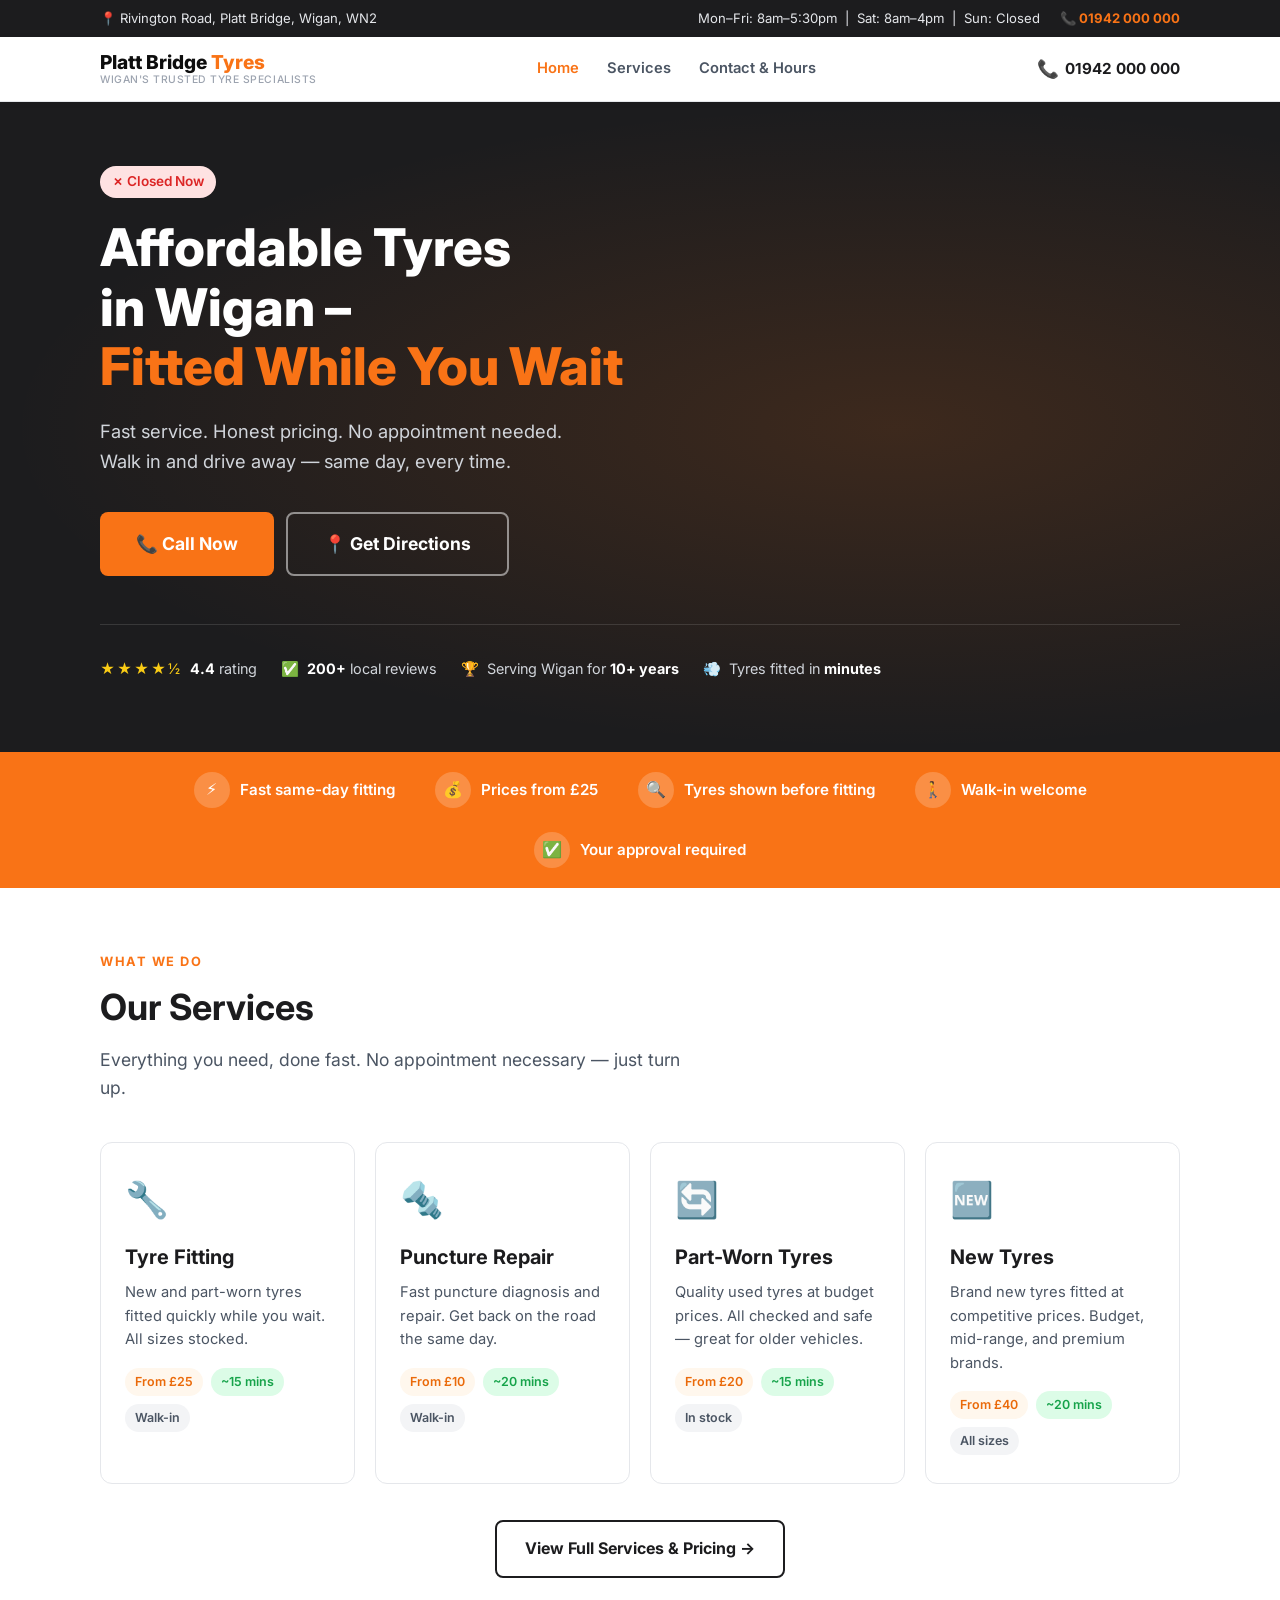
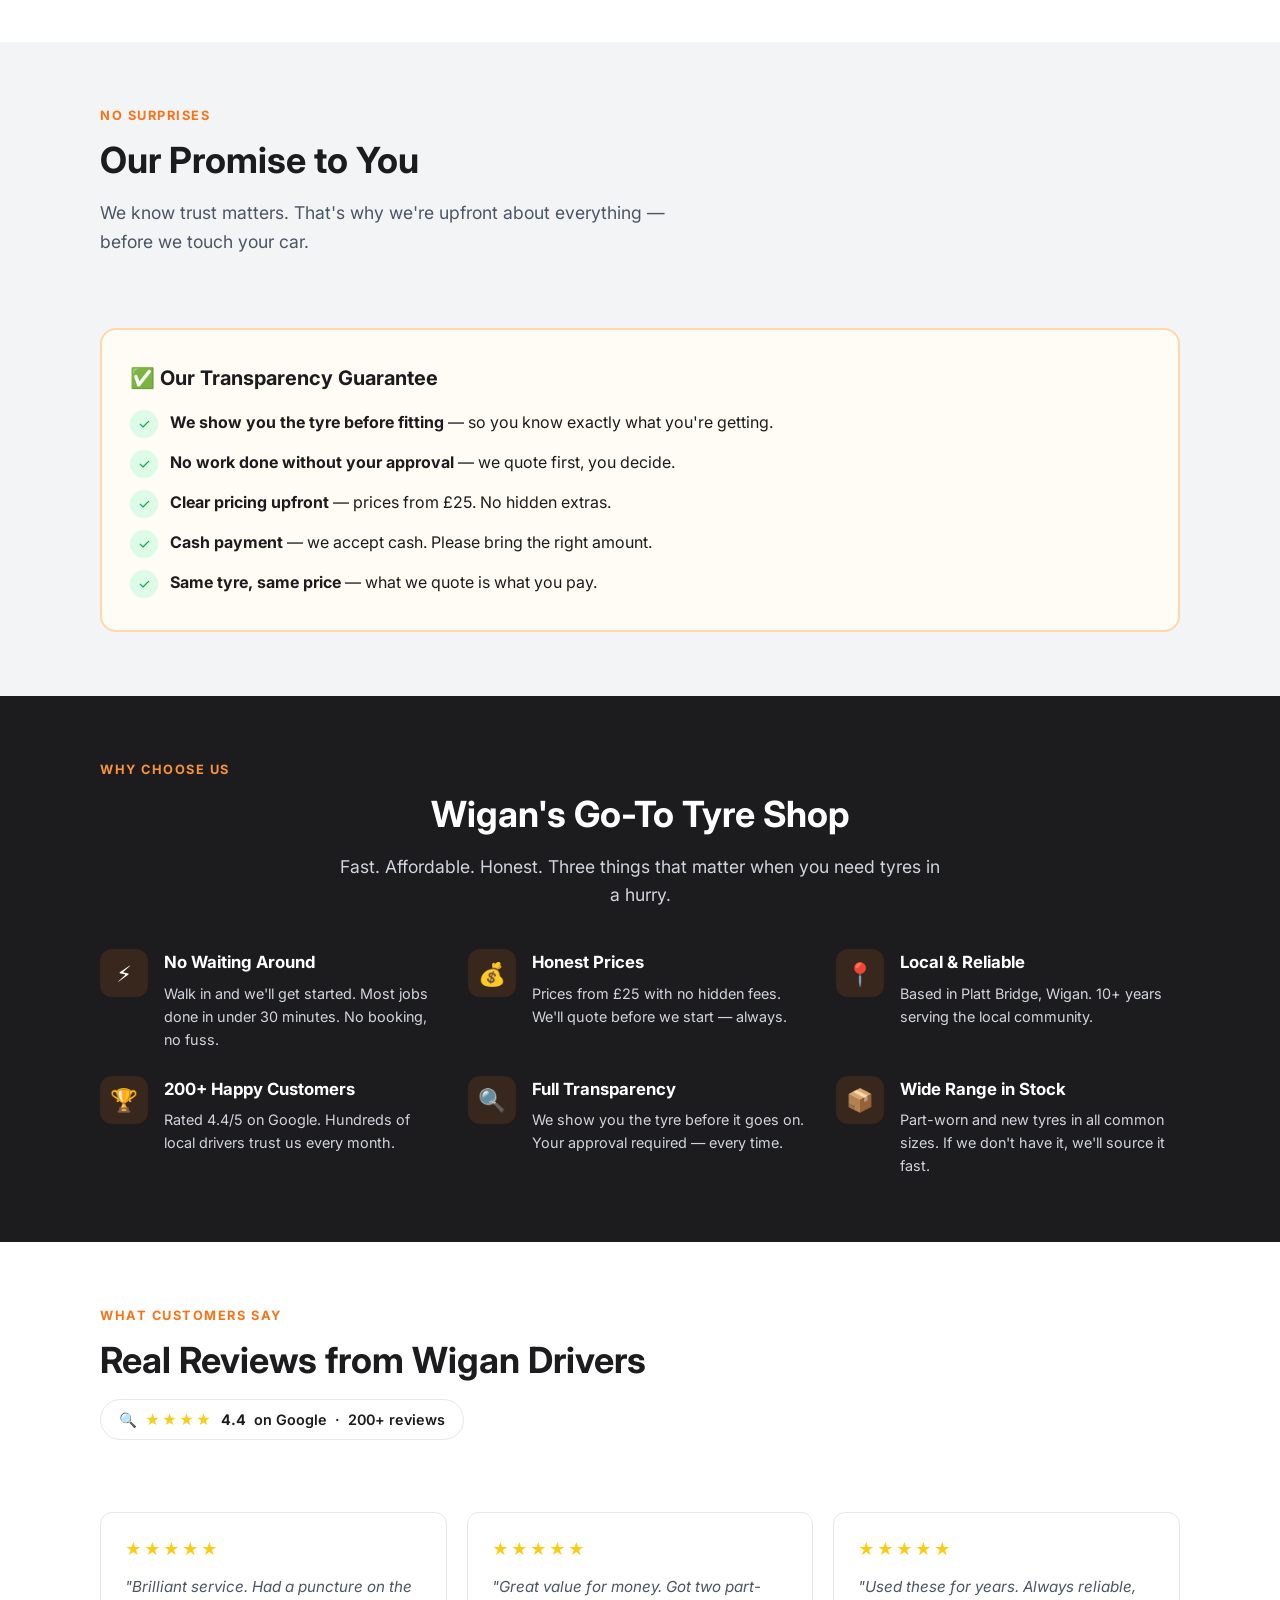
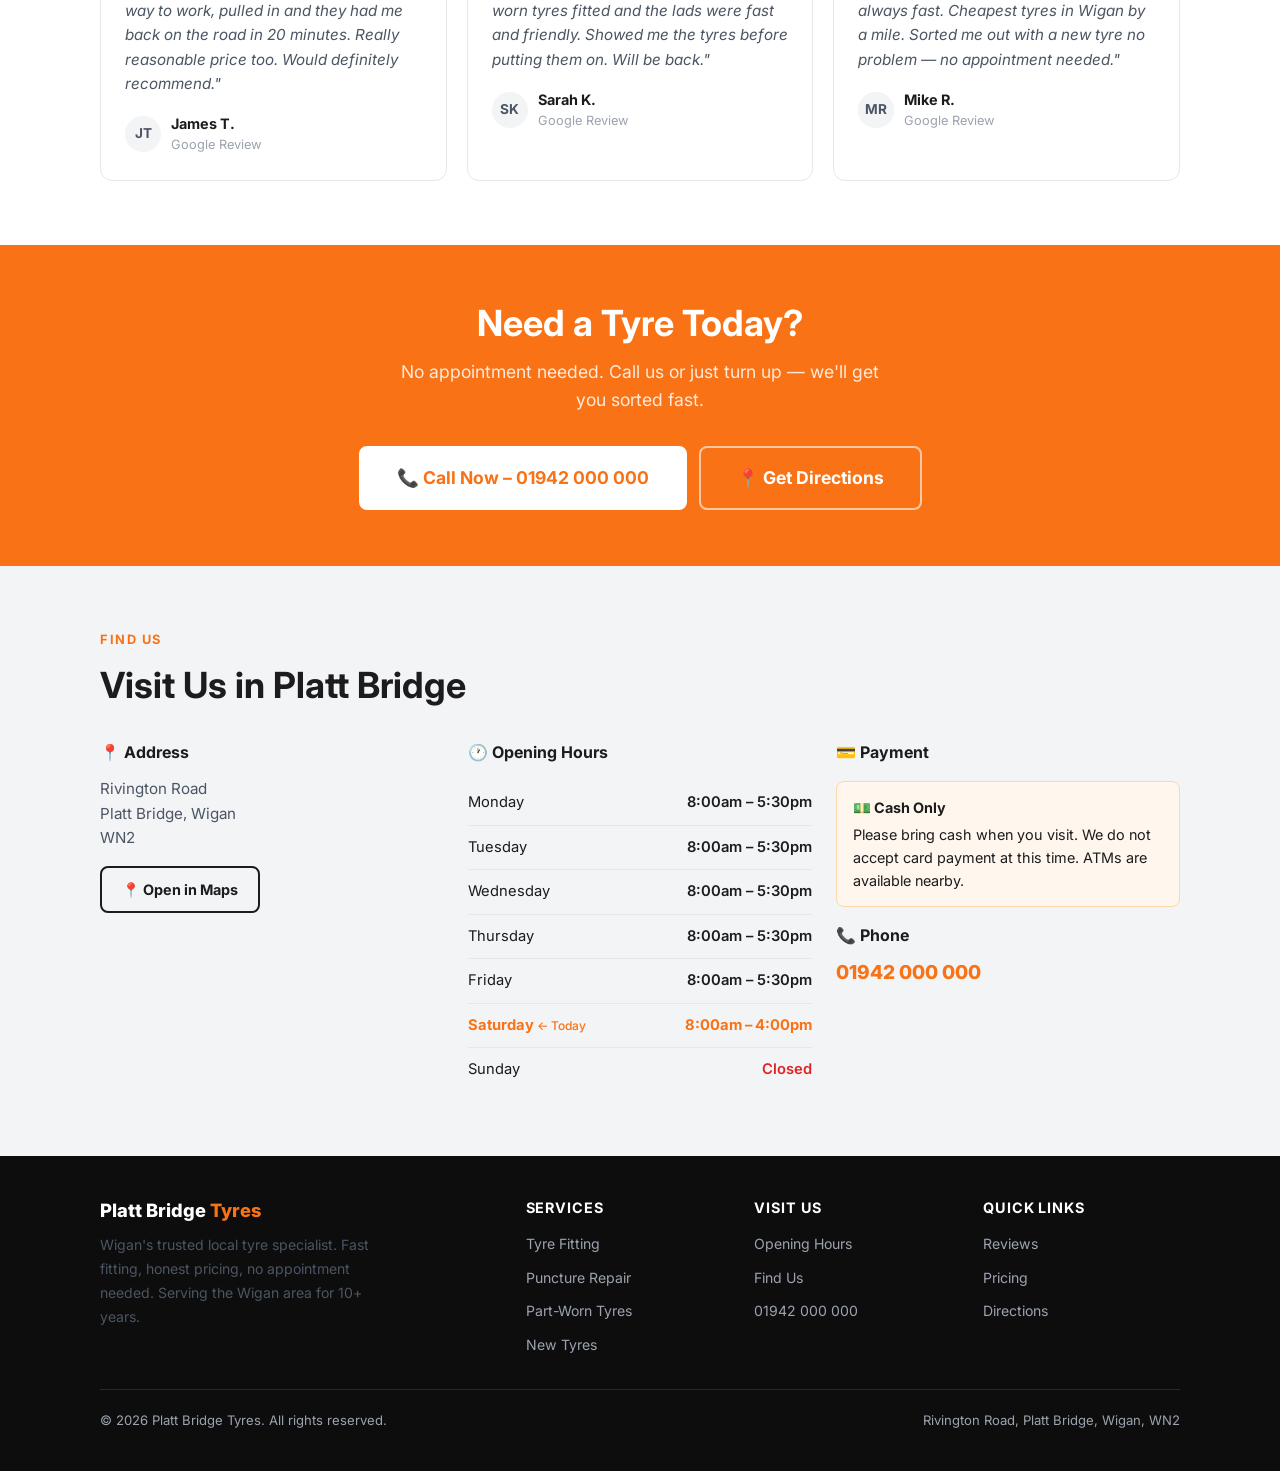
<file: index.html>
<!DOCTYPE html>
<html lang="en">
<head>
  <meta charset="UTF-8" />
  <meta name="viewport" content="width=device-width, initial-scale=1.0" />
  <title>Platt Bridge Tyres – Affordable Tyre Fitting in Wigan</title>
  <meta name="description" content="Fast, affordable tyre fitting in Wigan. Puncture repairs, part-worn & new tyres. Walk-in welcome. No appointment needed. ⭐ 4.4 from 200+ local reviews." />
  <meta name="keywords" content="tyres Wigan, cheap tyres Wigan, puncture repair Wigan, part worn tyres Wigan, tyre fitting near me, Platt Bridge tyres" />

  <!-- Open Graph -->
  <meta property="og:title" content="Platt Bridge Tyres – Affordable Tyre Fitting in Wigan" />
  <meta property="og:description" content="Fast, honest tyre fitting. Walk-in welcome. 200+ happy customers." />
  <meta property="og:type" content="website" />
  <meta property="og:locale" content="en_GB" />

  <!-- Local Business Schema -->
  <script type="application/ld+json">
  {
    "@context": "https://schema.org",
    "@type": "AutoRepair",
    "name": "Platt Bridge Tyres",
    "description": "Affordable tyre fitting, puncture repair, and part-worn tyres in Wigan.",
    "address": {
      "@type": "PostalAddress",
      "streetAddress": "Rivington Road",
      "addressLocality": "Platt Bridge",
      "addressRegion": "Wigan",
      "postalCode": "WN2",
      "addressCountry": "GB"
    },
    "telephone": "+441942000000",
    "openingHours": ["Mo-Fr 08:00-17:30", "Sa 08:00-16:00"],
    "aggregateRating": {
      "@type": "AggregateRating",
      "ratingValue": "4.4",
      "reviewCount": "200"
    }
  }
  </script>

  <link rel="preconnect" href="https://fonts.googleapis.com" />
  <link rel="preconnect" href="https://fonts.gstatic.com" crossorigin />
  <link href="https://fonts.googleapis.com/css2?family=Inter:wght@400;500;600;700;800&display=swap" rel="stylesheet" />
  <link rel="stylesheet" href="css/styles.css" />
</head>
<body>

<!-- ── Top Bar ──────────────────────────────────────────────────── -->
<div class="topbar">
  <div class="container topbar__inner">
    <span>📍 Rivington Road, Platt Bridge, Wigan, WN2</span>
    <div style="display:flex;gap:20px;align-items:center;">
      <span>Mon–Fri: 8am–5:30pm &nbsp;|&nbsp; Sat: 8am–4pm &nbsp;|&nbsp; Sun: Closed</span>
      <a href="tel:+441942000000" style="font-weight:700;color:#f97316;">📞 01942 000 000</a>
    </div>
  </div>
</div>

<!-- ── Navigation ───────────────────────────────────────────────── -->
<nav class="nav" aria-label="Main navigation">
  <div class="container nav__inner">
    <a href="index.html" class="nav__logo">
      Platt Bridge <span>Tyres</span>
      <small>Wigan's trusted tyre specialists</small>
    </a>

    <ul class="nav__links">
      <li><a href="index.html"    data-navlink>Home</a></li>
      <li><a href="services.html" data-navlink>Services</a></li>
      <li><a href="contact.html"  data-navlink>Contact & Hours</a></li>
    </ul>

    <div class="nav__cta">
      <a href="tel:+441942000000" class="nav__call">
        <span style="font-size:1.1rem;">📞</span> 01942 000 000
      </a>
      <a href="tel:+441942000000" class="btn btn--primary" style="display:none;" id="navCallBtn">Call Now</a>
      <button class="nav__burger" id="navBurger" aria-label="Toggle menu" aria-expanded="false">
        <span></span><span></span><span></span>
      </button>
    </div>
  </div>

  <!-- Mobile nav -->
  <div class="nav__mobile" id="mobileNav">
    <a href="index.html"    data-navlink>Home</a>
    <a href="services.html" data-navlink>Services &amp; Pricing</a>
    <a href="contact.html"  data-navlink>Contact &amp; Hours</a>
    <a href="tel:+441942000000" class="btn btn--primary">📞 Call Now – 01942 000 000</a>
    <a href="https://maps.google.com/?q=Platt+Bridge+Tyres+Wigan" target="_blank" rel="noopener" class="btn btn--outline-dark" style="margin-top:8px;justify-content:center;">📍 Get Directions</a>
  </div>
</nav>

<!-- ── Hero ─────────────────────────────────────────────────────── -->
<section class="hero" aria-label="Hero">
  <div class="container hero__inner">
    <div class="hero__badge">
      <span data-open-badge class="badge badge--grey">Checking hours…</span>
    </div>

    <h1>Affordable Tyres<br>in Wigan –<br><em>Fitted While You Wait</em></h1>

    <p class="hero__sub">
      Fast service. Honest pricing. No appointment needed.<br>
      Walk in and drive away — same day, every time.
    </p>

    <div class="hero__actions">
      <a href="tel:+441942000000" class="btn btn--primary btn--lg">
        📞 Call Now
      </a>
      <a href="https://maps.google.com/?q=Platt+Bridge+Tyres+Wigan" target="_blank" rel="noopener" class="btn btn--outline btn--lg">
        📍 Get Directions
      </a>
    </div>

    <div class="hero__trust">
      <div class="hero__trust-item">
        <span class="stars" aria-label="4.4 out of 5 stars">★★★★½</span>
        <span><strong>4.4</strong> rating</span>
      </div>
      <div class="hero__trust-item">
        <span>✅</span>
        <span><strong>200+</strong> local reviews</span>
      </div>
      <div class="hero__trust-item">
        <span>🏆</span>
        <span>Serving Wigan for <strong>10+ years</strong></span>
      </div>
      <div class="hero__trust-item">
        <span>💨</span>
        <span>Tyres fitted in <strong>minutes</strong></span>
      </div>
    </div>
  </div>
</section>

<!-- ── Trust Strip ──────────────────────────────────────────────── -->
<div class="trust-strip" aria-label="Trust indicators">
  <div class="container trust-strip__inner">
    <div class="trust-item">
      <div class="trust-item__icon">⚡</div>
      Fast same-day fitting
    </div>
    <div class="trust-item">
      <div class="trust-item__icon">💰</div>
      Prices from £25
    </div>
    <div class="trust-item">
      <div class="trust-item__icon">🔍</div>
      Tyres shown before fitting
    </div>
    <div class="trust-item">
      <div class="trust-item__icon">🚶</div>
      Walk-in welcome
    </div>
    <div class="trust-item">
      <div class="trust-item__icon">✅</div>
      Your approval required
    </div>
  </div>
</div>

<!-- ── Services Preview ─────────────────────────────────────────── -->
<section class="section" id="services" aria-labelledby="services-heading">
  <div class="container">
    <p class="section-label">What We Do</p>
    <h2 class="section-title" id="services-heading">Our Services</h2>
    <p class="section-sub">Everything you need, done fast. No appointment necessary — just turn up.</p>

    <div class="services-grid">
      <div class="service-card">
        <div class="service-card__icon">🔧</div>
        <h3>Tyre Fitting</h3>
        <p>New and part-worn tyres fitted quickly while you wait. All sizes stocked.</p>
        <div class="service-card__meta">
          <span class="tag tag--orange">From £25</span>
          <span class="tag tag--green">~15 mins</span>
          <span class="tag">Walk-in</span>
        </div>
      </div>

      <div class="service-card">
        <div class="service-card__icon">🔩</div>
        <h3>Puncture Repair</h3>
        <p>Fast puncture diagnosis and repair. Get back on the road the same day.</p>
        <div class="service-card__meta">
          <span class="tag tag--orange">From £10</span>
          <span class="tag tag--green">~20 mins</span>
          <span class="tag">Walk-in</span>
        </div>
      </div>

      <div class="service-card">
        <div class="service-card__icon">🔄</div>
        <h3>Part-Worn Tyres</h3>
        <p>Quality used tyres at budget prices. All checked and safe — great for older vehicles.</p>
        <div class="service-card__meta">
          <span class="tag tag--orange">From £20</span>
          <span class="tag tag--green">~15 mins</span>
          <span class="tag">In stock</span>
        </div>
      </div>

      <div class="service-card">
        <div class="service-card__icon">🆕</div>
        <h3>New Tyres</h3>
        <p>Brand new tyres fitted at competitive prices. Budget, mid-range, and premium brands.</p>
        <div class="service-card__meta">
          <span class="tag tag--orange">From £40</span>
          <span class="tag tag--green">~20 mins</span>
          <span class="tag">All sizes</span>
        </div>
      </div>
    </div>

    <div style="text-align:center;margin-top:36px;">
      <a href="services.html" class="btn btn--outline-dark">View Full Services &amp; Pricing →</a>
    </div>
  </div>
</section>

<!-- ── Pricing Transparency ─────────────────────────────────────── -->
<section class="section section--grey" aria-labelledby="pricing-heading">
  <div class="container">
    <div style="display:grid;grid-template-columns:1fr;gap:40px;align-items:center;">
      <div>
        <p class="section-label">No Surprises</p>
        <h2 class="section-title" id="pricing-heading">Our Promise to You</h2>
        <p class="section-sub" style="margin-bottom:0;">
          We know trust matters. That's why we're upfront about everything — before we touch your car.
        </p>
      </div>
      <div>
        <div class="transparency-box">
          <h3>✅ Our Transparency Guarantee</h3>
          <div class="transparency-list">
            <div class="transparency-item">
              <div class="transparency-item__icon">✓</div>
              <p><strong>We show you the tyre before fitting</strong> — so you know exactly what you're getting.</p>
            </div>
            <div class="transparency-item">
              <div class="transparency-item__icon">✓</div>
              <p><strong>No work done without your approval</strong> — we quote first, you decide.</p>
            </div>
            <div class="transparency-item">
              <div class="transparency-item__icon">✓</div>
              <p><strong>Clear pricing upfront</strong> — prices from £25. No hidden extras.</p>
            </div>
            <div class="transparency-item">
              <div class="transparency-item__icon">✓</div>
              <p><strong>Cash payment</strong> — we accept cash. Please bring the right amount.</p>
            </div>
            <div class="transparency-item">
              <div class="transparency-item__icon">✓</div>
              <p><strong>Same tyre, same price</strong> — what we quote is what you pay.</p>
            </div>
          </div>
        </div>
      </div>
    </div>
  </div>
</section>

<!-- ── Why Choose Us ────────────────────────────────────────────── -->
<section class="section section--dark" aria-labelledby="why-heading">
  <div class="container">
    <p class="section-label" style="color:#fb923c;">Why Choose Us</p>
    <h2 class="section-title text-center" id="why-heading" style="color:#fff;">Wigan's Go-To Tyre Shop</h2>
    <p class="section-sub text-center" style="margin-left:auto;margin-right:auto;">
      Fast. Affordable. Honest. Three things that matter when you need tyres in a hurry.
    </p>

    <div class="why-grid">
      <div class="why-item">
        <div class="why-item__icon">⚡</div>
        <div class="why-item__text">
          <h3>No Waiting Around</h3>
          <p>Walk in and we'll get started. Most jobs done in under 30 minutes. No booking, no fuss.</p>
        </div>
      </div>
      <div class="why-item">
        <div class="why-item__icon">💰</div>
        <div class="why-item__text">
          <h3>Honest Prices</h3>
          <p>Prices from £25 with no hidden fees. We'll quote before we start — always.</p>
        </div>
      </div>
      <div class="why-item">
        <div class="why-item__icon">📍</div>
        <div class="why-item__text">
          <h3>Local & Reliable</h3>
          <p>Based in Platt Bridge, Wigan. 10+ years serving the local community.</p>
        </div>
      </div>
      <div class="why-item">
        <div class="why-item__icon">🏆</div>
        <div class="why-item__text">
          <h3>200+ Happy Customers</h3>
          <p>Rated 4.4/5 on Google. Hundreds of local drivers trust us every month.</p>
        </div>
      </div>
      <div class="why-item">
        <div class="why-item__icon">🔍</div>
        <div class="why-item__text">
          <h3>Full Transparency</h3>
          <p>We show you the tyre before it goes on. Your approval required — every time.</p>
        </div>
      </div>
      <div class="why-item">
        <div class="why-item__icon">📦</div>
        <div class="why-item__text">
          <h3>Wide Range in Stock</h3>
          <p>Part-worn and new tyres in all common sizes. If we don't have it, we'll source it fast.</p>
        </div>
      </div>
    </div>
  </div>
</section>

<!-- ── Reviews ──────────────────────────────────────────────────── -->
<section class="section" id="reviews" aria-labelledby="reviews-heading">
  <div class="container">
    <p class="section-label">What Customers Say</p>
    <h2 class="section-title" id="reviews-heading">Real Reviews from Wigan Drivers</h2>

    <div style="margin-bottom:8px;">
      <div class="google-rating">
        <span>🔍</span>
        <span class="stars">★★★★</span>
        <strong>4.4</strong> on Google &nbsp;·&nbsp; 200+ reviews
      </div>
    </div>

    <div class="reviews-grid">
      <div class="review-card">
        <div class="review-card__stars stars">★★★★★</div>
        <p class="review-card__text">
          "Brilliant service. Had a puncture on the way to work, pulled in and they had me back on the road in 20 minutes. Really reasonable price too. Would definitely recommend."
        </p>
        <div class="review-card__author">
          <div class="review-card__avatar">JT</div>
          <div>
            <div class="review-card__name">James T.</div>
            <div class="review-card__date">Google Review</div>
          </div>
        </div>
      </div>

      <div class="review-card">
        <div class="review-card__stars stars">★★★★★</div>
        <p class="review-card__text">
          "Great value for money. Got two part-worn tyres fitted and the lads were fast and friendly. Showed me the tyres before putting them on. Will be back."
        </p>
        <div class="review-card__author">
          <div class="review-card__avatar">SK</div>
          <div>
            <div class="review-card__name">Sarah K.</div>
            <div class="review-card__date">Google Review</div>
          </div>
        </div>
      </div>

      <div class="review-card">
        <div class="review-card__stars stars">★★★★★</div>
        <p class="review-card__text">
          "Used these for years. Always reliable, always fast. Cheapest tyres in Wigan by a mile. Sorted me out with a new tyre no problem — no appointment needed."
        </p>
        <div class="review-card__author">
          <div class="review-card__avatar">MR</div>
          <div>
            <div class="review-card__name">Mike R.</div>
            <div class="review-card__date">Google Review</div>
          </div>
        </div>
      </div>
    </div>
  </div>
</section>

<!-- ── CTA Banner ───────────────────────────────────────────────── -->
<div class="cta-banner" aria-label="Call to action">
  <div class="container">
    <h2>Need a Tyre Today?</h2>
    <p>No appointment needed. Call us or just turn up — we'll get you sorted fast.</p>
    <div style="display:flex;flex-wrap:wrap;gap:12px;justify-content:center;">
      <a href="tel:+441942000000" class="btn btn--outline btn--lg" style="background:white;color:#f97316;border-color:white;">
        📞 Call Now – 01942 000 000
      </a>
      <a href="https://maps.google.com/?q=Platt+Bridge+Tyres+Wigan" target="_blank" rel="noopener" class="btn btn--outline btn--lg">
        📍 Get Directions
      </a>
    </div>
  </div>
</div>

<!-- ── Contact Snippet ──────────────────────────────────────────── -->
<section class="section section--grey" aria-labelledby="visit-heading">
  <div class="container">
    <p class="section-label">Find Us</p>
    <h2 class="section-title" id="visit-heading">Visit Us in Platt Bridge</h2>

    <div style="display:grid;grid-template-columns:1fr;gap:24px;margin-top:32px;">
      <div style="display:flex;flex-wrap:wrap;gap:24px;">
        <div style="flex:1;min-width:200px;">
          <h3 style="margin-bottom:12px;font-size:1rem;">📍 Address</h3>
          <p style="font-size:.95rem;margin-bottom:8px;">Rivington Road<br>Platt Bridge, Wigan<br>WN2</p>
          <a href="https://maps.google.com/?q=Platt+Bridge+Tyres+Wigan" target="_blank" rel="noopener" class="btn btn--outline-dark" style="margin-top:8px;padding:10px 20px;font-size:.9rem;">📍 Open in Maps</a>
        </div>
        <div style="flex:1;min-width:200px;">
          <h3 style="margin-bottom:12px;font-size:1rem;">🕐 Opening Hours</h3>
          <table class="hours-table">
            <tr data-day="monday">   <td>Monday</td>    <td>8:00am – 5:30pm</td></tr>
            <tr data-day="tuesday">  <td>Tuesday</td>   <td>8:00am – 5:30pm</td></tr>
            <tr data-day="wednesday"><td>Wednesday</td> <td>8:00am – 5:30pm</td></tr>
            <tr data-day="thursday"> <td>Thursday</td>  <td>8:00am – 5:30pm</td></tr>
            <tr data-day="friday">   <td>Friday</td>    <td>8:00am – 5:30pm</td></tr>
            <tr data-day="saturday"> <td>Saturday</td>  <td>8:00am – 4:00pm</td></tr>
            <tr data-day="sunday">   <td>Sunday</td>    <td style="color:#dc2626;">Closed</td></tr>
          </table>
        </div>
        <div style="flex:1;min-width:200px;">
          <h3 style="margin-bottom:12px;font-size:1rem;">💳 Payment</h3>
          <div class="payment-box">
            <strong>💵 Cash Only</strong>
            Please bring cash when you visit. We do not accept card payment at this time. ATMs are available nearby.
          </div>
          <div style="margin-top:16px;">
            <h3 style="margin-bottom:8px;font-size:1rem;">📞 Phone</h3>
            <a href="tel:+441942000000" style="font-size:1.2rem;font-weight:800;color:#f97316;">01942 000 000</a>
          </div>
        </div>
      </div>
    </div>
  </div>
</section>

<!-- ── Footer ───────────────────────────────────────────────────── -->
<footer class="footer" aria-label="Site footer">
  <div class="container">
    <div class="footer__inner">
      <div>
        <div class="footer__logo">Platt Bridge <span>Tyres</span></div>
        <p class="footer__desc">
          Wigan's trusted local tyre specialist. Fast fitting, honest pricing, no appointment needed.
          Serving the Wigan area for 10+ years.
        </p>
      </div>
      <div class="footer__col">
        <h4>Services</h4>
        <ul>
          <li><a href="services.html">Tyre Fitting</a></li>
          <li><a href="services.html">Puncture Repair</a></li>
          <li><a href="services.html">Part-Worn Tyres</a></li>
          <li><a href="services.html">New Tyres</a></li>
        </ul>
      </div>
      <div class="footer__col">
        <h4>Visit Us</h4>
        <ul>
          <li><a href="contact.html">Opening Hours</a></li>
          <li><a href="contact.html">Find Us</a></li>
          <li><a href="tel:+441942000000">01942 000 000</a></li>
        </ul>
      </div>
      <div class="footer__col">
        <h4>Quick Links</h4>
        <ul>
          <li><a href="index.html#reviews">Reviews</a></li>
          <li><a href="services.html#pricing">Pricing</a></li>
          <li><a href="https://maps.google.com/?q=Platt+Bridge+Tyres+Wigan" target="_blank" rel="noopener">Directions</a></li>
        </ul>
      </div>
    </div>
    <div class="footer__bottom">
      <span>© 2026 Platt Bridge Tyres. All rights reserved.</span>
      <span>Rivington Road, Platt Bridge, Wigan, WN2</span>
    </div>
  </div>
</footer>

<!-- ── Sticky Mobile Call Button ─────────────────────────────────── -->
<a href="tel:+441942000000" class="sticky-call" aria-label="Call Platt Bridge Tyres">
  📞 Call Now – 01942 000 000
</a>

<script src="js/main.js"></script>
</body>
</html>
</file>
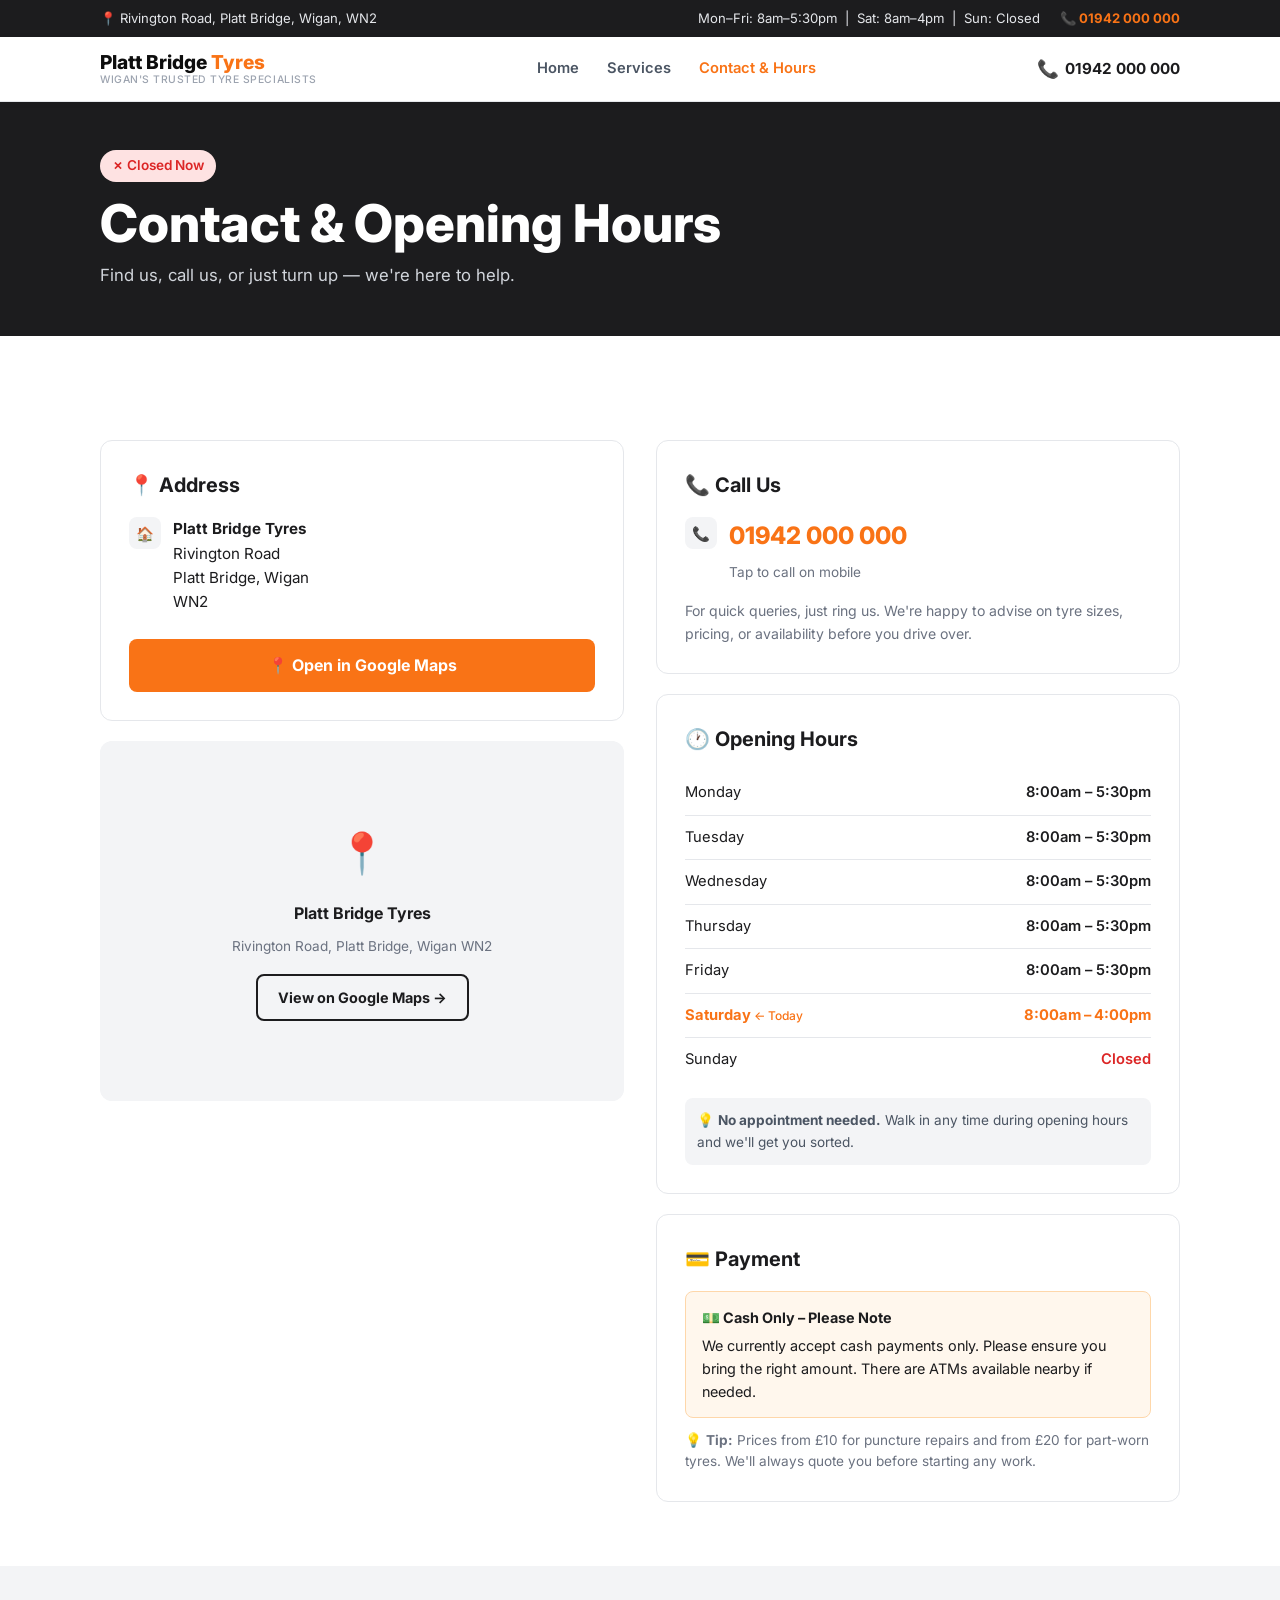
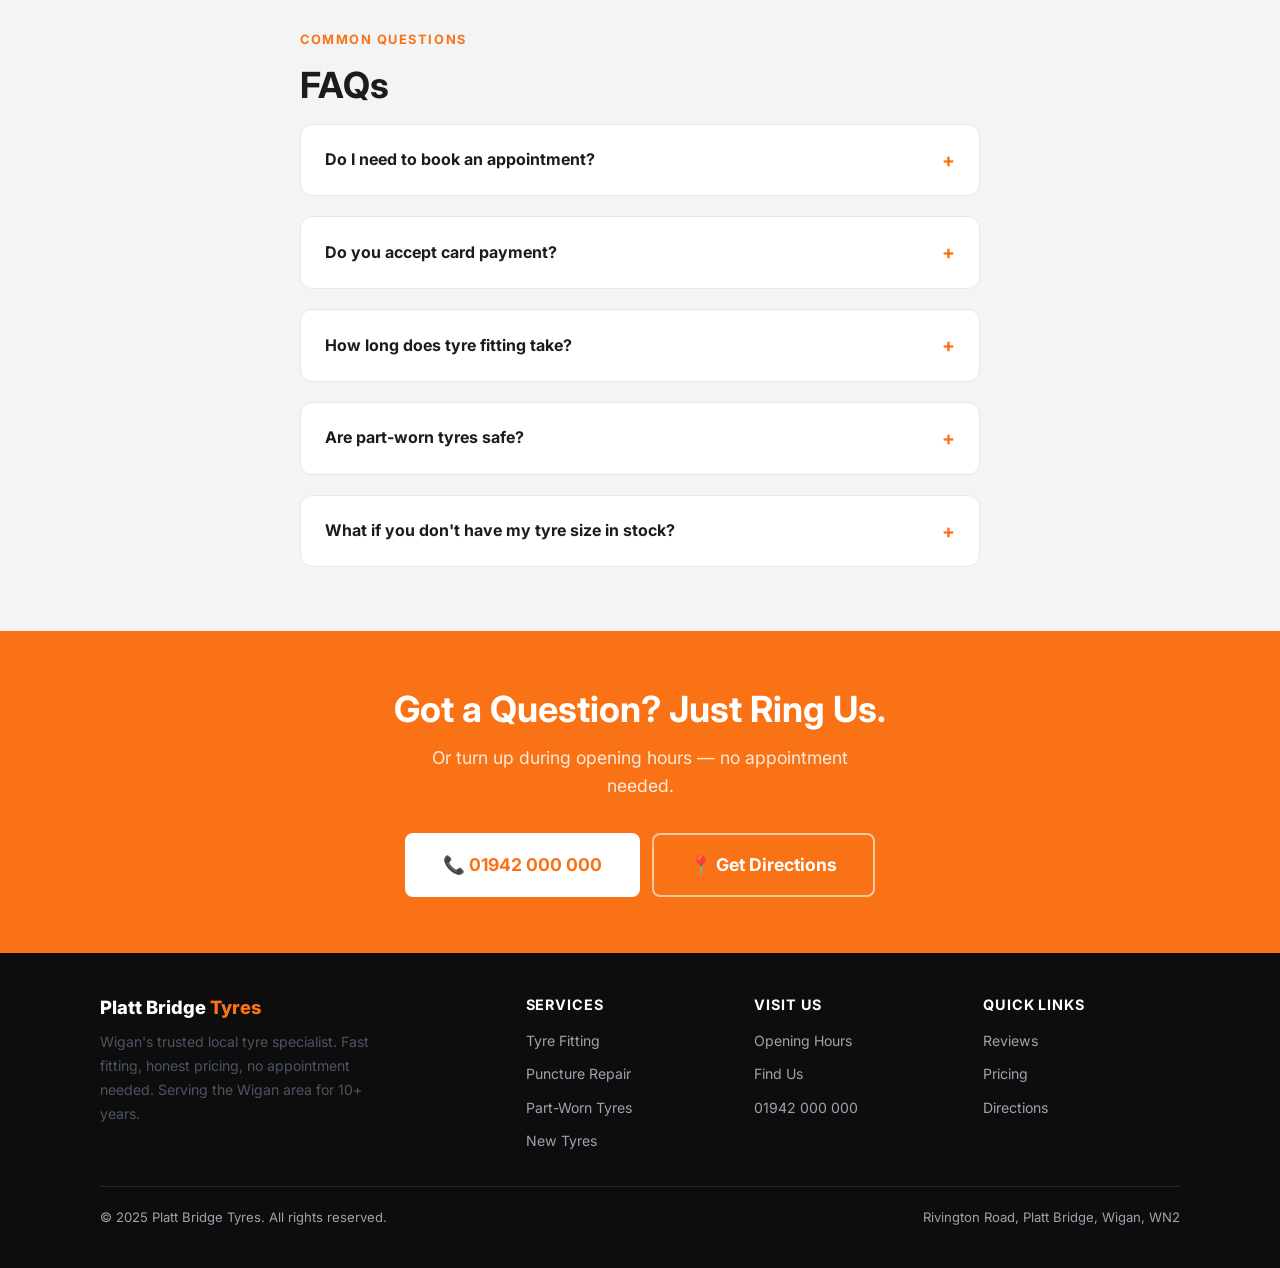
<file: contact.html>
<!DOCTYPE html>
<html lang="en">
<head>
  <meta charset="UTF-8" />
  <meta name="viewport" content="width=device-width, initial-scale=1.0" />
  <title>Contact & Hours – Platt Bridge Tyres Wigan</title>
  <meta name="description" content="Find Platt Bridge Tyres in Wigan. Opening hours, address, phone number and directions. Cash only. Mon–Fri 8am–5:30pm, Sat 8am–4pm." />
  <meta name="keywords" content="Platt Bridge Tyres contact, tyres Wigan opening hours, tyre shop Wigan address" />

  <script type="application/ld+json">
  {
    "@context": "https://schema.org",
    "@type": "AutoRepair",
    "name": "Platt Bridge Tyres",
    "telephone": "+441942000000",
    "address": {
      "@type": "PostalAddress",
      "streetAddress": "Rivington Road",
      "addressLocality": "Platt Bridge",
      "addressRegion": "Wigan",
      "postalCode": "WN2",
      "addressCountry": "GB"
    },
    "openingHours": ["Mo-Fr 08:00-17:30", "Sa 08:00-16:00"],
    "aggregateRating": {
      "@type": "AggregateRating",
      "ratingValue": "4.4",
      "reviewCount": "200"
    }
  }
  </script>

  <link rel="preconnect" href="https://fonts.googleapis.com" />
  <link rel="preconnect" href="https://fonts.gstatic.com" crossorigin />
  <link href="https://fonts.googleapis.com/css2?family=Inter:wght@400;500;600;700;800&display=swap" rel="stylesheet" />
  <link rel="stylesheet" href="css/styles.css" />
</head>
<body>

<!-- ── Top Bar ──────────────────────────────────────────────────── -->
<div class="topbar">
  <div class="container topbar__inner">
    <span>📍 Rivington Road, Platt Bridge, Wigan, WN2</span>
    <div style="display:flex;gap:20px;align-items:center;">
      <span>Mon–Fri: 8am–5:30pm &nbsp;|&nbsp; Sat: 8am–4pm &nbsp;|&nbsp; Sun: Closed</span>
      <a href="tel:+441942000000" style="font-weight:700;color:#f97316;">📞 01942 000 000</a>
    </div>
  </div>
</div>

<!-- ── Navigation ───────────────────────────────────────────────── -->
<nav class="nav" aria-label="Main navigation">
  <div class="container nav__inner">
    <a href="index.html" class="nav__logo">
      Platt Bridge <span>Tyres</span>
      <small>Wigan's trusted tyre specialists</small>
    </a>

    <ul class="nav__links">
      <li><a href="index.html"    data-navlink>Home</a></li>
      <li><a href="services.html" data-navlink>Services</a></li>
      <li><a href="contact.html"  data-navlink>Contact & Hours</a></li>
    </ul>

    <div class="nav__cta">
      <a href="tel:+441942000000" class="nav__call">
        <span style="font-size:1.1rem;">📞</span> 01942 000 000
      </a>
      <button class="nav__burger" id="navBurger" aria-label="Toggle menu">
        <span></span><span></span><span></span>
      </button>
    </div>
  </div>

  <div class="nav__mobile" id="mobileNav">
    <a href="index.html"    data-navlink>Home</a>
    <a href="services.html" data-navlink>Services &amp; Pricing</a>
    <a href="contact.html"  data-navlink>Contact &amp; Hours</a>
    <a href="tel:+441942000000" class="btn btn--primary">📞 Call Now – 01942 000 000</a>
    <a href="https://maps.google.com/?q=Platt+Bridge+Tyres+Wigan" target="_blank" rel="noopener" class="btn btn--outline-dark" style="margin-top:8px;justify-content:center;">📍 Get Directions</a>
  </div>
</nav>

<!-- ── Page Header ──────────────────────────────────────────────── -->
<div class="page-header">
  <div class="container">
    <div style="margin-bottom:12px;">
      <span data-open-badge class="badge badge--grey">Checking hours…</span>
    </div>
    <h1>Contact &amp; Opening Hours</h1>
    <p>Find us, call us, or just turn up — we're here to help.</p>
  </div>
</div>

<!-- ── Contact Info ──────────────────────────────────────────────── -->
<section class="section" aria-labelledby="contact-heading">
  <div class="container">
    <div class="contact-grid">

      <!-- Card: Address & Map -->
      <div>
        <div class="contact-card" style="margin-bottom:20px;">
          <h3>📍 Address</h3>
          <div class="contact-info-item">
            <div class="contact-info-item__icon">🏠</div>
            <div>
              <strong>Platt Bridge Tyres</strong><br>
              Rivington Road<br>
              Platt Bridge, Wigan<br>
              WN2
            </div>
          </div>
          <a href="https://maps.google.com/?q=Platt+Bridge+Tyres+Wigan" target="_blank" rel="noopener" class="btn btn--primary" style="width:100%;justify-content:center;margin-top:8px;">
            📍 Open in Google Maps
          </a>
        </div>

        <div class="map-placeholder">
          <!-- Replace with real embed: Google Maps > Share > Embed a map -->
          <div style="width:100%;height:100%;display:flex;flex-direction:column;align-items:center;justify-content:center;gap:16px;background:#f3f4f6;border-radius:12px;">
            <div style="font-size:2.5rem;">📍</div>
            <div style="text-align:center;">
              <strong style="display:block;margin-bottom:6px;">Platt Bridge Tyres</strong>
              <span style="font-size:.85rem;color:#6b7280;">Rivington Road, Platt Bridge, Wigan WN2</span>
            </div>
            <a href="https://maps.google.com/?q=Platt+Bridge+Tyres+Wigan" target="_blank" rel="noopener" class="btn btn--outline-dark" style="font-size:.9rem;padding:10px 20px;">
              View on Google Maps →
            </a>
          </div>
          <!--
            To embed a real map, replace the div above with:
            <iframe
              src="https://www.google.com/maps/embed?pb=YOUR_EMBED_CODE"
              width="100%" height="300" style="border:0;"
              allowfullscreen="" loading="lazy"
              referrerpolicy="no-referrer-when-downgrade">
            </iframe>
          -->
        </div>
      </div>

      <!-- Card: Phone, Hours, Payment -->
      <div style="display:flex;flex-direction:column;gap:20px;">

        <!-- Phone -->
        <div class="contact-card">
          <h3>📞 Call Us</h3>
          <div class="contact-info-item">
            <div class="contact-info-item__icon">📞</div>
            <div>
              <a href="tel:+441942000000" style="font-size:1.5rem;font-weight:800;color:#f97316;display:block;margin-bottom:4px;">01942 000 000</a>
              <span style="font-size:.85rem;color:#6b7280;">Tap to call on mobile</span>
            </div>
          </div>
          <p style="font-size:.88rem;color:#6b7280;margin-top:8px;">
            For quick queries, just ring us. We're happy to advise on tyre sizes, pricing, or availability before you drive over.
          </p>
        </div>

        <!-- Opening Hours -->
        <div class="contact-card">
          <h3>🕐 Opening Hours</h3>
          <table class="hours-table">
            <tr data-day="monday">
              <td>Monday</td>
              <td>8:00am – 5:30pm</td>
            </tr>
            <tr data-day="tuesday">
              <td>Tuesday</td>
              <td>8:00am – 5:30pm</td>
            </tr>
            <tr data-day="wednesday">
              <td>Wednesday</td>
              <td>8:00am – 5:30pm</td>
            </tr>
            <tr data-day="thursday">
              <td>Thursday</td>
              <td>8:00am – 5:30pm</td>
            </tr>
            <tr data-day="friday">
              <td>Friday</td>
              <td>8:00am – 5:30pm</td>
            </tr>
            <tr data-day="saturday">
              <td>Saturday</td>
              <td>8:00am – 4:00pm</td>
            </tr>
            <tr data-day="sunday">
              <td>Sunday</td>
              <td style="color:#dc2626;font-weight:600;">Closed</td>
            </tr>
          </table>
          <div style="margin-top:16px;padding:12px;background:#f3f4f6;border-radius:8px;font-size:.85rem;color:#4b5563;">
            💡 <strong>No appointment needed.</strong> Walk in any time during opening hours and we'll get you sorted.
          </div>
        </div>

        <!-- Payment -->
        <div class="contact-card">
          <h3>💳 Payment</h3>
          <div class="payment-box" style="margin-top:0;">
            <strong>💵 Cash Only – Please Note</strong>
            We currently accept cash payments only. Please ensure you bring the right amount.
            There are ATMs available nearby if needed.
          </div>
          <p style="font-size:.85rem;color:#6b7280;margin-top:12px;">
            💡 <strong>Tip:</strong> Prices from £10 for puncture repairs and from £20 for part-worn tyres.
            We'll always quote you before starting any work.
          </p>
        </div>

      </div>
    </div>
  </div>
</section>

<!-- ── FAQ ──────────────────────────────────────────────────────── -->
<section class="section section--grey" aria-labelledby="faq-heading">
  <div class="container" style="max-width:720px;">
    <p class="section-label">Common Questions</p>
    <h2 class="section-title" id="faq-heading">FAQs</h2>

    <div style="display:flex;flex-direction:column;gap:20px;margin-top:8px;">

      <details style="background:#fff;border:1px solid #e5e7eb;border-radius:12px;padding:20px 24px;cursor:pointer;">
        <summary style="font-weight:700;font-size:1rem;list-style:none;display:flex;justify-content:space-between;align-items:center;">
          Do I need to book an appointment?
          <span style="color:#f97316;font-size:1.2rem;">+</span>
        </summary>
        <p style="margin-top:12px;font-size:.93rem;">
          No — just turn up during opening hours and we'll help you. No booking, no waiting lists.
          If you have a specific tyre size in mind, feel free to ring ahead to check we have it in stock.
        </p>
      </details>

      <details style="background:#fff;border:1px solid #e5e7eb;border-radius:12px;padding:20px 24px;cursor:pointer;">
        <summary style="font-weight:700;font-size:1rem;list-style:none;display:flex;justify-content:space-between;align-items:center;">
          Do you accept card payment?
          <span style="color:#f97316;font-size:1.2rem;">+</span>
        </summary>
        <p style="margin-top:12px;font-size:.93rem;">
          We currently accept cash only. Please bring the right amount. There are ATMs nearby.
          We'll always tell you the price before starting any work so there are no surprises.
        </p>
      </details>

      <details style="background:#fff;border:1px solid #e5e7eb;border-radius:12px;padding:20px 24px;cursor:pointer;">
        <summary style="font-weight:700;font-size:1rem;list-style:none;display:flex;justify-content:space-between;align-items:center;">
          How long does tyre fitting take?
          <span style="color:#f97316;font-size:1.2rem;">+</span>
        </summary>
        <p style="margin-top:12px;font-size:.93rem;">
          Most jobs are done in 15–30 minutes. Puncture repairs typically take around 20 minutes.
          Single tyre fitting takes about 15 minutes. We work quickly so you're not waiting around.
        </p>
      </details>

      <details style="background:#fff;border:1px solid #e5e7eb;border-radius:12px;padding:20px 24px;cursor:pointer;">
        <summary style="font-weight:700;font-size:1rem;list-style:none;display:flex;justify-content:space-between;align-items:center;">
          Are part-worn tyres safe?
          <span style="color:#f97316;font-size:1.2rem;">+</span>
        </summary>
        <p style="margin-top:12px;font-size:.93rem;">
          Yes — we only stock part-worn tyres that are safe and have legal tread depth.
          We check every tyre before it goes out. We'll also show you the tyre before fitting so you can see its condition.
        </p>
      </details>

      <details style="background:#fff;border:1px solid #e5e7eb;border-radius:12px;padding:20px 24px;cursor:pointer;">
        <summary style="font-weight:700;font-size:1rem;list-style:none;display:flex;justify-content:space-between;align-items:center;">
          What if you don't have my tyre size in stock?
          <span style="color:#f97316;font-size:1.2rem;">+</span>
        </summary>
        <p style="margin-top:12px;font-size:.93rem;">
          Ring ahead and we'll check for you. If we don't have your size, we can often source it quickly.
          Call us on 01942 000 000 and we'll let you know.
        </p>
      </details>

    </div>
  </div>
</section>

<!-- ── CTA Banner ───────────────────────────────────────────────── -->
<div class="cta-banner">
  <div class="container">
    <h2>Got a Question? Just Ring Us.</h2>
    <p>Or turn up during opening hours — no appointment needed.</p>
    <div style="display:flex;flex-wrap:wrap;gap:12px;justify-content:center;">
      <a href="tel:+441942000000" class="btn btn--outline btn--lg" style="background:white;color:#f97316;border-color:white;">
        📞 01942 000 000
      </a>
      <a href="https://maps.google.com/?q=Platt+Bridge+Tyres+Wigan" target="_blank" rel="noopener" class="btn btn--outline btn--lg">
        📍 Get Directions
      </a>
    </div>
  </div>
</div>

<!-- ── Footer ───────────────────────────────────────────────────── -->
<footer class="footer" aria-label="Site footer">
  <div class="container">
    <div class="footer__inner">
      <div>
        <div class="footer__logo">Platt Bridge <span>Tyres</span></div>
        <p class="footer__desc">
          Wigan's trusted local tyre specialist. Fast fitting, honest pricing, no appointment needed.
          Serving the Wigan area for 10+ years.
        </p>
      </div>
      <div class="footer__col">
        <h4>Services</h4>
        <ul>
          <li><a href="services.html">Tyre Fitting</a></li>
          <li><a href="services.html">Puncture Repair</a></li>
          <li><a href="services.html">Part-Worn Tyres</a></li>
          <li><a href="services.html">New Tyres</a></li>
        </ul>
      </div>
      <div class="footer__col">
        <h4>Visit Us</h4>
        <ul>
          <li><a href="contact.html">Opening Hours</a></li>
          <li><a href="contact.html">Find Us</a></li>
          <li><a href="tel:+441942000000">01942 000 000</a></li>
        </ul>
      </div>
      <div class="footer__col">
        <h4>Quick Links</h4>
        <ul>
          <li><a href="index.html#reviews">Reviews</a></li>
          <li><a href="services.html#pricing">Pricing</a></li>
          <li><a href="https://maps.google.com/?q=Platt+Bridge+Tyres+Wigan" target="_blank" rel="noopener">Directions</a></li>
        </ul>
      </div>
    </div>
    <div class="footer__bottom">
      <span>© 2025 Platt Bridge Tyres. All rights reserved.</span>
      <span>Rivington Road, Platt Bridge, Wigan, WN2</span>
    </div>
  </div>
</footer>

<!-- ── Sticky Mobile Call Button ─────────────────────────────────── -->
<a href="tel:+441942000000" class="sticky-call" aria-label="Call Platt Bridge Tyres">
  📞 Call Now – 01942 000 000
</a>

<script src="js/main.js"></script>
</body>
</html>
</file>
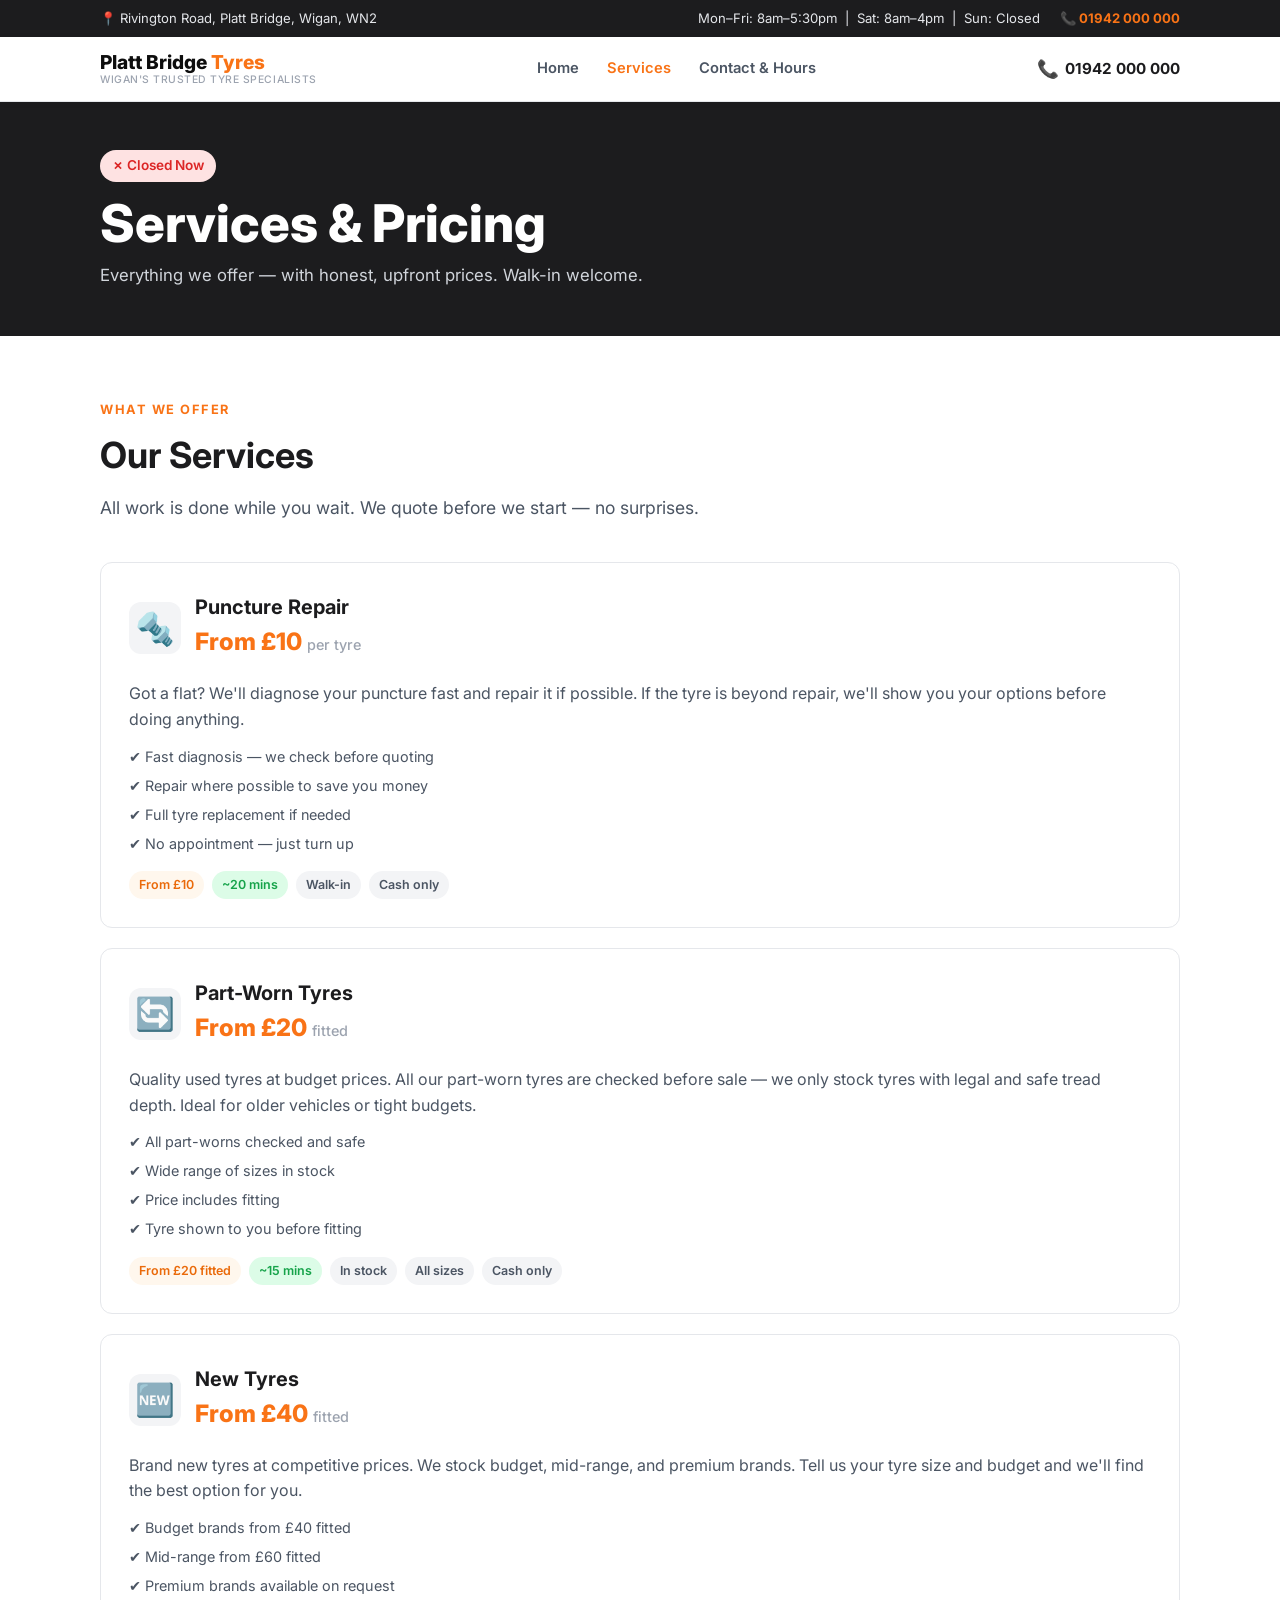
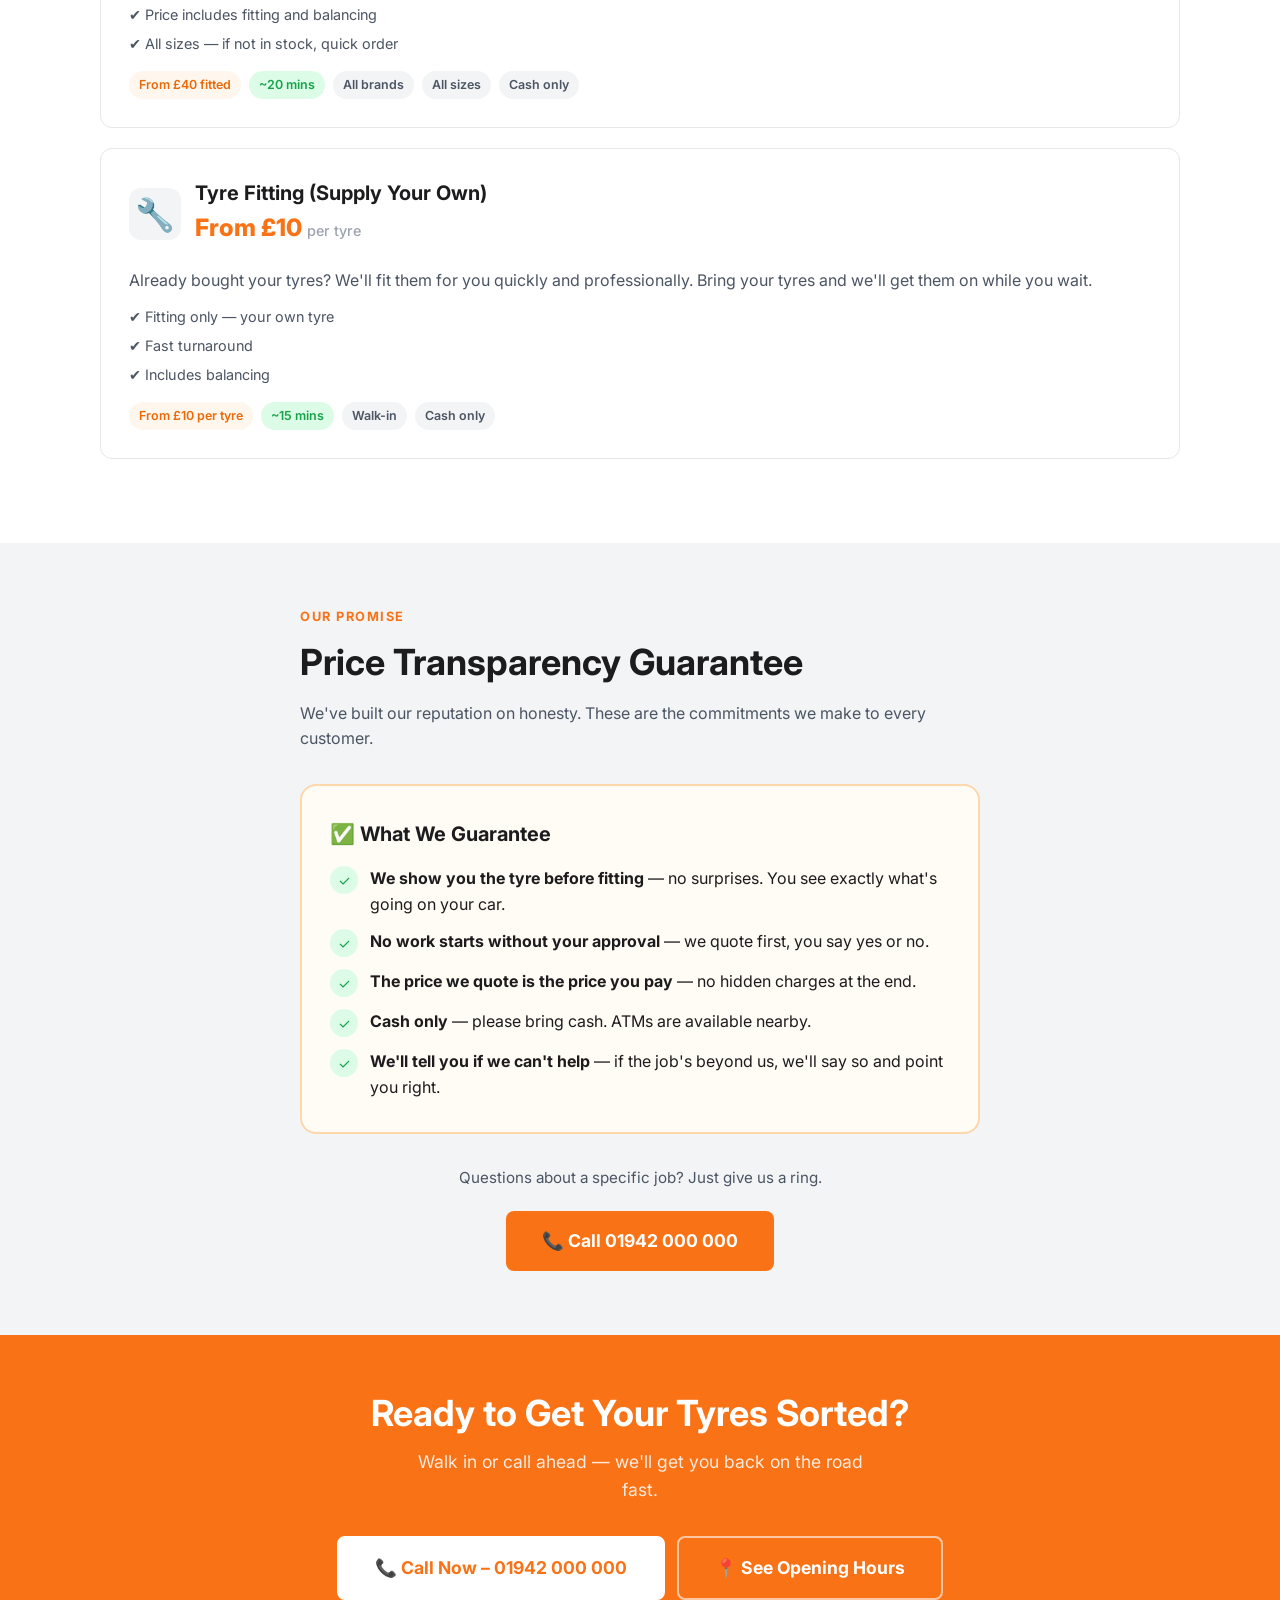
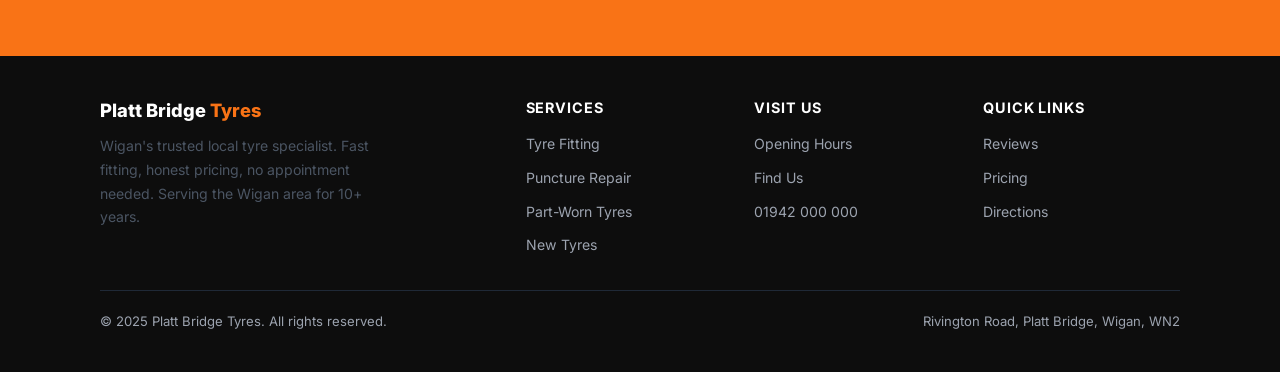
<file: services.html>
<!DOCTYPE html>
<html lang="en">
<head>
  <meta charset="UTF-8" />
  <meta name="viewport" content="width=device-width, initial-scale=1.0" />
  <title>Services & Pricing – Platt Bridge Tyres Wigan</title>
  <meta name="description" content="Tyre fitting, puncture repair, part-worn and new tyres in Wigan. Clear pricing from £10. Walk-in welcome, no appointment needed." />
  <meta name="keywords" content="tyre fitting Wigan prices, puncture repair cost Wigan, part worn tyres Wigan, new tyres Wigan" />

  <script type="application/ld+json">
  {
    "@context": "https://schema.org",
    "@type": "AutoRepair",
    "name": "Platt Bridge Tyres",
    "url": "https://plattbridgetyres.co.uk",
    "telephone": "+441942000000",
    "address": {
      "@type": "PostalAddress",
      "streetAddress": "Rivington Road",
      "addressLocality": "Platt Bridge",
      "addressRegion": "Wigan",
      "postalCode": "WN2",
      "addressCountry": "GB"
    }
  }
  </script>

  <link rel="preconnect" href="https://fonts.googleapis.com" />
  <link rel="preconnect" href="https://fonts.gstatic.com" crossorigin />
  <link href="https://fonts.googleapis.com/css2?family=Inter:wght@400;500;600;700;800&display=swap" rel="stylesheet" />
  <link rel="stylesheet" href="css/styles.css" />
</head>
<body>

<!-- ── Top Bar ──────────────────────────────────────────────────── -->
<div class="topbar">
  <div class="container topbar__inner">
    <span>📍 Rivington Road, Platt Bridge, Wigan, WN2</span>
    <div style="display:flex;gap:20px;align-items:center;">
      <span>Mon–Fri: 8am–5:30pm &nbsp;|&nbsp; Sat: 8am–4pm &nbsp;|&nbsp; Sun: Closed</span>
      <a href="tel:+441942000000" style="font-weight:700;color:#f97316;">📞 01942 000 000</a>
    </div>
  </div>
</div>

<!-- ── Navigation ───────────────────────────────────────────────── -->
<nav class="nav" aria-label="Main navigation">
  <div class="container nav__inner">
    <a href="index.html" class="nav__logo">
      Platt Bridge <span>Tyres</span>
      <small>Wigan's trusted tyre specialists</small>
    </a>

    <ul class="nav__links">
      <li><a href="index.html"    data-navlink>Home</a></li>
      <li><a href="services.html" data-navlink>Services</a></li>
      <li><a href="contact.html"  data-navlink>Contact & Hours</a></li>
    </ul>

    <div class="nav__cta">
      <a href="tel:+441942000000" class="nav__call">
        <span style="font-size:1.1rem;">📞</span> 01942 000 000
      </a>
      <button class="nav__burger" id="navBurger" aria-label="Toggle menu">
        <span></span><span></span><span></span>
      </button>
    </div>
  </div>

  <div class="nav__mobile" id="mobileNav">
    <a href="index.html"    data-navlink>Home</a>
    <a href="services.html" data-navlink>Services &amp; Pricing</a>
    <a href="contact.html"  data-navlink>Contact &amp; Hours</a>
    <a href="tel:+441942000000" class="btn btn--primary">📞 Call Now – 01942 000 000</a>
    <a href="https://maps.google.com/?q=Platt+Bridge+Tyres+Wigan" target="_blank" rel="noopener" class="btn btn--outline-dark" style="margin-top:8px;justify-content:center;">📍 Get Directions</a>
  </div>
</nav>

<!-- ── Page Header ──────────────────────────────────────────────── -->
<div class="page-header">
  <div class="container">
    <div style="margin-bottom:12px;">
      <span data-open-badge class="badge badge--grey">Checking hours…</span>
    </div>
    <h1>Services &amp; Pricing</h1>
    <p>Everything we offer — with honest, upfront prices. Walk-in welcome.</p>
  </div>
</div>

<!-- ── Services ─────────────────────────────────────────────────── -->
<section class="section" id="pricing" aria-labelledby="services-heading">
  <div class="container">
    <p class="section-label">What We Offer</p>
    <h2 class="section-title" id="services-heading">Our Services</h2>
    <p class="section-sub">
      All work is done while you wait. We quote before we start — no surprises.
    </p>

    <!-- Puncture Repair -->
    <div class="service-full">
      <div class="service-full__head">
        <div class="icon">🔩</div>
        <div>
          <h3>Puncture Repair</h3>
          <div class="service-full__price">From £10 <small>per tyre</small></div>
        </div>
      </div>
      <p style="margin-bottom:12px;">
        Got a flat? We'll diagnose your puncture fast and repair it if possible.
        If the tyre is beyond repair, we'll show you your options before doing anything.
      </p>
      <ul style="font-size:.9rem;color:#4b5563;display:flex;flex-direction:column;gap:6px;margin-bottom:16px;">
        <li>✔ Fast diagnosis — we check before quoting</li>
        <li>✔ Repair where possible to save you money</li>
        <li>✔ Full tyre replacement if needed</li>
        <li>✔ No appointment — just turn up</li>
      </ul>
      <div class="service-full__meta">
        <span class="tag tag--orange">From £10</span>
        <span class="tag tag--green">~20 mins</span>
        <span class="tag">Walk-in</span>
        <span class="tag">Cash only</span>
      </div>
    </div>

    <!-- Part-Worn Tyres -->
    <div class="service-full">
      <div class="service-full__head">
        <div class="icon">🔄</div>
        <div>
          <h3>Part-Worn Tyres</h3>
          <div class="service-full__price">From £20 <small>fitted</small></div>
        </div>
      </div>
      <p style="margin-bottom:12px;">
        Quality used tyres at budget prices. All our part-worn tyres are checked before sale —
        we only stock tyres with legal and safe tread depth. Ideal for older vehicles or tight budgets.
      </p>
      <ul style="font-size:.9rem;color:#4b5563;display:flex;flex-direction:column;gap:6px;margin-bottom:16px;">
        <li>✔ All part-worns checked and safe</li>
        <li>✔ Wide range of sizes in stock</li>
        <li>✔ Price includes fitting</li>
        <li>✔ Tyre shown to you before fitting</li>
      </ul>
      <div class="service-full__meta">
        <span class="tag tag--orange">From £20 fitted</span>
        <span class="tag tag--green">~15 mins</span>
        <span class="tag">In stock</span>
        <span class="tag">All sizes</span>
        <span class="tag">Cash only</span>
      </div>
    </div>

    <!-- New Tyres -->
    <div class="service-full">
      <div class="service-full__head">
        <div class="icon">🆕</div>
        <div>
          <h3>New Tyres</h3>
          <div class="service-full__price">From £40 <small>fitted</small></div>
        </div>
      </div>
      <p style="margin-bottom:12px;">
        Brand new tyres at competitive prices. We stock budget, mid-range, and premium brands.
        Tell us your tyre size and budget and we'll find the best option for you.
      </p>
      <ul style="font-size:.9rem;color:#4b5563;display:flex;flex-direction:column;gap:6px;margin-bottom:16px;">
        <li>✔ Budget brands from £40 fitted</li>
        <li>✔ Mid-range from £60 fitted</li>
        <li>✔ Premium brands available on request</li>
        <li>✔ Price includes fitting and balancing</li>
        <li>✔ All sizes — if not in stock, quick order</li>
      </ul>
      <div class="service-full__meta">
        <span class="tag tag--orange">From £40 fitted</span>
        <span class="tag tag--green">~20 mins</span>
        <span class="tag">All brands</span>
        <span class="tag">All sizes</span>
        <span class="tag">Cash only</span>
      </div>
    </div>

    <!-- Tyre Fitting -->
    <div class="service-full">
      <div class="service-full__head">
        <div class="icon">🔧</div>
        <div>
          <h3>Tyre Fitting (Supply Your Own)</h3>
          <div class="service-full__price">From £10 <small>per tyre</small></div>
        </div>
      </div>
      <p style="margin-bottom:12px;">
        Already bought your tyres? We'll fit them for you quickly and professionally.
        Bring your tyres and we'll get them on while you wait.
      </p>
      <ul style="font-size:.9rem;color:#4b5563;display:flex;flex-direction:column;gap:6px;margin-bottom:16px;">
        <li>✔ Fitting only — your own tyre</li>
        <li>✔ Fast turnaround</li>
        <li>✔ Includes balancing</li>
      </ul>
      <div class="service-full__meta">
        <span class="tag tag--orange">From £10 per tyre</span>
        <span class="tag tag--green">~15 mins</span>
        <span class="tag">Walk-in</span>
        <span class="tag">Cash only</span>
      </div>
    </div>
  </div>
</section>

<!-- ── Pricing Transparency ─────────────────────────────────────── -->
<section class="section section--grey" aria-labelledby="guarantee-heading">
  <div class="container" style="max-width:720px;">
    <p class="section-label">Our Promise</p>
    <h2 class="section-title" id="guarantee-heading">Price Transparency Guarantee</h2>
    <p style="font-size:1rem;color:#4b5563;margin-bottom:24px;">
      We've built our reputation on honesty. These are the commitments we make to every customer.
    </p>

    <div class="transparency-box">
      <h3>✅ What We Guarantee</h3>
      <div class="transparency-list">
        <div class="transparency-item">
          <div class="transparency-item__icon">✓</div>
          <p><strong>We show you the tyre before fitting</strong> — no surprises. You see exactly what's going on your car.</p>
        </div>
        <div class="transparency-item">
          <div class="transparency-item__icon">✓</div>
          <p><strong>No work starts without your approval</strong> — we quote first, you say yes or no.</p>
        </div>
        <div class="transparency-item">
          <div class="transparency-item__icon">✓</div>
          <p><strong>The price we quote is the price you pay</strong> — no hidden charges at the end.</p>
        </div>
        <div class="transparency-item">
          <div class="transparency-item__icon">✓</div>
          <p><strong>Cash only</strong> — please bring cash. ATMs are available nearby.</p>
        </div>
        <div class="transparency-item">
          <div class="transparency-item__icon">✓</div>
          <p><strong>We'll tell you if we can't help</strong> — if the job's beyond us, we'll say so and point you right.</p>
        </div>
      </div>
    </div>

    <div style="margin-top:32px;text-align:center;">
      <p style="font-size:.95rem;color:#4b5563;margin-bottom:20px;">Questions about a specific job? Just give us a ring.</p>
      <a href="tel:+441942000000" class="btn btn--primary btn--lg">📞 Call 01942 000 000</a>
    </div>
  </div>
</section>

<!-- ── CTA Banner ───────────────────────────────────────────────── -->
<div class="cta-banner">
  <div class="container">
    <h2>Ready to Get Your Tyres Sorted?</h2>
    <p>Walk in or call ahead — we'll get you back on the road fast.</p>
    <div style="display:flex;flex-wrap:wrap;gap:12px;justify-content:center;">
      <a href="tel:+441942000000" class="btn btn--outline btn--lg" style="background:white;color:#f97316;border-color:white;">
        📞 Call Now – 01942 000 000
      </a>
      <a href="contact.html" class="btn btn--outline btn--lg">
        📍 See Opening Hours
      </a>
    </div>
  </div>
</div>

<!-- ── Footer ───────────────────────────────────────────────────── -->
<footer class="footer" aria-label="Site footer">
  <div class="container">
    <div class="footer__inner">
      <div>
        <div class="footer__logo">Platt Bridge <span>Tyres</span></div>
        <p class="footer__desc">
          Wigan's trusted local tyre specialist. Fast fitting, honest pricing, no appointment needed.
          Serving the Wigan area for 10+ years.
        </p>
      </div>
      <div class="footer__col">
        <h4>Services</h4>
        <ul>
          <li><a href="services.html">Tyre Fitting</a></li>
          <li><a href="services.html">Puncture Repair</a></li>
          <li><a href="services.html">Part-Worn Tyres</a></li>
          <li><a href="services.html">New Tyres</a></li>
        </ul>
      </div>
      <div class="footer__col">
        <h4>Visit Us</h4>
        <ul>
          <li><a href="contact.html">Opening Hours</a></li>
          <li><a href="contact.html">Find Us</a></li>
          <li><a href="tel:+441942000000">01942 000 000</a></li>
        </ul>
      </div>
      <div class="footer__col">
        <h4>Quick Links</h4>
        <ul>
          <li><a href="index.html#reviews">Reviews</a></li>
          <li><a href="services.html#pricing">Pricing</a></li>
          <li><a href="https://maps.google.com/?q=Platt+Bridge+Tyres+Wigan" target="_blank" rel="noopener">Directions</a></li>
        </ul>
      </div>
    </div>
    <div class="footer__bottom">
      <span>© 2025 Platt Bridge Tyres. All rights reserved.</span>
      <span>Rivington Road, Platt Bridge, Wigan, WN2</span>
    </div>
  </div>
</footer>

<!-- ── Sticky Mobile Call Button ─────────────────────────────────── -->
<a href="tel:+441942000000" class="sticky-call" aria-label="Call Platt Bridge Tyres">
  📞 Call Now – 01942 000 000
</a>

<script src="js/main.js"></script>
</body>
</html>
</file>
<file: css/styles.css>
/* ============================================================
   Platt Bridge Tyres – Global Stylesheet
   Mobile-first, no framework dependencies
   ============================================================ */

:root {
  --black:     #0d0d0d;
  --charcoal:  #1c1c1e;
  --orange:    #f97316;
  --orange-dk: #ea6a0a;
  --white:     #ffffff;
  --off-white: #f9f9f9;
  --grey-lt:   #f3f4f6;
  --grey:      #9ca3af;
  --grey-dk:   #4b5563;
  --green:     #16a34a;
  --red:       #dc2626;
  --radius:    8px;
  --shadow:    0 2px 12px rgba(0,0,0,.10);
  --shadow-lg: 0 8px 32px rgba(0,0,0,.16);
  --transition: .2s ease;
  --max-w:     1120px;
}

/* ── Reset ── */
*, *::before, *::after { box-sizing: border-box; margin: 0; padding: 0; }
html { scroll-behavior: smooth; font-size: 16px; }
body {
  font-family: 'Inter', system-ui, -apple-system, sans-serif;
  color: var(--charcoal);
  background: var(--white);
  line-height: 1.6;
  -webkit-font-smoothing: antialiased;
}
img { max-width: 100%; display: block; }
a { color: inherit; text-decoration: none; }
ul { list-style: none; }
button { cursor: pointer; border: none; background: none; font: inherit; }

/* ── Typography ── */
h1 { font-size: clamp(2rem, 6vw, 3.25rem); font-weight: 800; line-height: 1.15; }
h2 { font-size: clamp(1.5rem, 4vw, 2.25rem); font-weight: 700; line-height: 1.25; }
h3 { font-size: 1.25rem; font-weight: 700; }
p  { font-size: 1rem; color: var(--grey-dk); }

/* ── Utility ── */
.container { width: 100%; max-width: var(--max-w); margin: 0 auto; padding: 0 20px; }
.section    { padding: 64px 0; }
.section--dark { background: var(--charcoal); color: var(--white); }
.section--dark p { color: #d1d5db; }
.section--grey  { background: var(--grey-lt); }
.text-center { text-align: center; }
.text-orange { color: var(--orange); }

.btn {
  display: inline-flex;
  align-items: center;
  gap: 8px;
  padding: 14px 28px;
  border-radius: var(--radius);
  font-size: 1rem;
  font-weight: 700;
  transition: background var(--transition), transform var(--transition), box-shadow var(--transition);
  white-space: nowrap;
}
.btn:active { transform: scale(.97); }
.btn--primary {
  background: var(--orange);
  color: var(--white);
}
.btn--primary:hover { background: var(--orange-dk); box-shadow: var(--shadow); }
.btn--outline {
  background: transparent;
  color: var(--white);
  border: 2px solid rgba(255,255,255,.5);
}
.btn--outline:hover { border-color: var(--white); background: rgba(255,255,255,.08); }
.btn--outline-dark {
  background: transparent;
  color: var(--charcoal);
  border: 2px solid var(--charcoal);
}
.btn--outline-dark:hover { background: var(--charcoal); color: var(--white); }
.btn--lg { padding: 16px 36px; font-size: 1.1rem; }

.badge {
  display: inline-flex;
  align-items: center;
  gap: 6px;
  padding: 5px 12px;
  border-radius: 999px;
  font-size: .85rem;
  font-weight: 600;
}
.badge--green { background: #dcfce7; color: var(--green); }
.badge--red   { background: #fee2e2; color: var(--red); }
.badge--grey  { background: #e5e7eb; color: var(--grey-dk); }

.section-label {
  font-size: .8rem;
  font-weight: 700;
  letter-spacing: .12em;
  text-transform: uppercase;
  color: var(--orange);
  margin-bottom: 12px;
}
.section-title { margin-bottom: 16px; }
.section-sub   { font-size: 1.1rem; max-width: 600px; margin-bottom: 40px; }

/* ── Top Bar ── */
.topbar {
  background: var(--charcoal);
  color: #e5e7eb;
  font-size: .82rem;
  padding: 8px 0;
  display: none; /* shown on md+ */
}
.topbar__inner {
  display: flex;
  justify-content: space-between;
  align-items: center;
  gap: 16px;
}
.topbar a { color: #e5e7eb; }
.topbar a:hover { color: var(--white); }

/* ── Navigation ── */
.nav {
  position: sticky;
  top: 0;
  z-index: 100;
  background: var(--white);
  border-bottom: 1px solid #e5e7eb;
  box-shadow: 0 1px 6px rgba(0,0,0,.06);
}
.nav__inner {
  display: flex;
  align-items: center;
  justify-content: space-between;
  height: 64px;
}
.nav__logo {
  font-size: 1.2rem;
  font-weight: 800;
  color: var(--black);
  line-height: 1.2;
}
.nav__logo span { color: var(--orange); }
.nav__logo small { display: block; font-size: .65rem; font-weight: 500; color: var(--grey); letter-spacing: .05em; text-transform: uppercase; }

.nav__links {
  display: none;
  gap: 28px;
  font-weight: 600;
  font-size: .92rem;
}
.nav__links a { color: var(--grey-dk); transition: color var(--transition); }
.nav__links a:hover,
.nav__links a.active { color: var(--orange); }

.nav__cta {
  display: flex;
  align-items: center;
  gap: 12px;
}
.nav__call {
  display: none;
  align-items: center;
  gap: 6px;
  font-weight: 700;
  font-size: .95rem;
  color: var(--charcoal);
}
.nav__call:hover { color: var(--orange); }

.nav__burger {
  width: 40px; height: 40px;
  display: flex; flex-direction: column;
  justify-content: center; align-items: center; gap: 5px;
}
.nav__burger span {
  display: block; width: 22px; height: 2px;
  background: var(--charcoal);
  transition: var(--transition);
  border-radius: 2px;
}
.nav__burger.open span:nth-child(1) { transform: translateY(7px) rotate(45deg); }
.nav__burger.open span:nth-child(2) { opacity: 0; }
.nav__burger.open span:nth-child(3) { transform: translateY(-7px) rotate(-45deg); }

.nav__mobile {
  display: none;
  flex-direction: column;
  background: var(--white);
  border-top: 1px solid #e5e7eb;
  padding: 16px 0;
}
.nav__mobile.open { display: flex; }
.nav__mobile a {
  padding: 12px 20px;
  font-weight: 600;
  color: var(--grey-dk);
  font-size: 1rem;
  border-bottom: 1px solid var(--grey-lt);
}
.nav__mobile a:hover,
.nav__mobile a.active { color: var(--orange); background: var(--grey-lt); }
.nav__mobile .btn { margin: 16px 20px 0; text-align: center; justify-content: center; }

/* ── Sticky Mobile Call Button ── */
.sticky-call {
  position: fixed;
  bottom: 0; left: 0; right: 0;
  z-index: 99;
  background: var(--orange);
  color: var(--white);
  display: flex;
  align-items: center;
  justify-content: center;
  gap: 10px;
  padding: 16px;
  font-size: 1.1rem;
  font-weight: 800;
  box-shadow: 0 -4px 20px rgba(249,115,22,.35);
  text-decoration: none;
  transition: background var(--transition);
}
.sticky-call:hover { background: var(--orange-dk); color: var(--white); }

/* ── Hero ── */
.hero {
  background: var(--charcoal);
  color: var(--white);
  padding: 64px 0 72px;
  position: relative;
  overflow: hidden;
}
.hero::before {
  content: '';
  position: absolute;
  inset: 0;
  background: radial-gradient(ellipse at 70% 50%, rgba(249,115,22,.15) 0%, transparent 70%);
  pointer-events: none;
}
.hero__inner { position: relative; z-index: 1; }
.hero__badge { margin-bottom: 20px; }
.hero h1 { margin-bottom: 20px; color: var(--white); }
.hero h1 em { font-style: normal; color: var(--orange); }
.hero__sub {
  font-size: 1.15rem;
  color: #d1d5db;
  max-width: 520px;
  margin-bottom: 36px;
}
.hero__actions {
  display: flex;
  flex-wrap: wrap;
  gap: 12px;
  margin-bottom: 48px;
}
.hero__trust {
  display: flex;
  flex-wrap: wrap;
  gap: 24px;
  padding-top: 32px;
  border-top: 1px solid rgba(255,255,255,.12);
}
.hero__trust-item {
  display: flex;
  align-items: center;
  gap: 8px;
  font-size: .9rem;
  color: #d1d5db;
}
.hero__trust-item strong { color: var(--white); }
.stars { color: #facc15; letter-spacing: 2px; }

/* ── Trust Strip ── */
.trust-strip {
  background: var(--orange);
  color: var(--white);
  padding: 20px 0;
}
.trust-strip__inner {
  display: flex;
  flex-wrap: wrap;
  justify-content: center;
  gap: 24px 40px;
}
.trust-item {
  display: flex;
  align-items: center;
  gap: 10px;
  font-size: .95rem;
  font-weight: 600;
  color: var(--white);
}
.trust-item__icon {
  width: 36px; height: 36px;
  background: rgba(255,255,255,.2);
  border-radius: 50%;
  display: flex; align-items: center; justify-content: center;
  font-size: 1rem;
}

/* ── Services Grid ── */
.services-grid {
  display: grid;
  grid-template-columns: 1fr;
  gap: 20px;
  margin-top: 40px;
}
.service-card {
  background: var(--white);
  border: 1px solid #e5e7eb;
  border-radius: 12px;
  padding: 28px 24px;
  transition: box-shadow var(--transition), transform var(--transition);
}
.service-card:hover {
  box-shadow: var(--shadow-lg);
  transform: translateY(-2px);
}
.service-card__icon {
  font-size: 2.2rem;
  margin-bottom: 14px;
}
.service-card h3 { margin-bottom: 8px; }
.service-card p  { font-size: .92rem; margin-bottom: 16px; }
.service-card__meta {
  display: flex;
  flex-wrap: wrap;
  gap: 8px;
}
.tag {
  background: var(--grey-lt);
  color: var(--grey-dk);
  font-size: .78rem;
  font-weight: 600;
  padding: 4px 10px;
  border-radius: 999px;
}
.tag--orange { background: #fff7ed; color: var(--orange-dk); }
.tag--green  { background: #dcfce7; color: var(--green); }

/* ── Pricing Transparency ── */
.transparency-box {
  background: #fffbf5;
  border: 2px solid #fed7aa;
  border-radius: 16px;
  padding: 32px 28px;
  margin-top: 32px;
}
.transparency-box h3 { margin-bottom: 16px; color: var(--charcoal); }
.transparency-list { display: flex; flex-direction: column; gap: 12px; }
.transparency-item {
  display: flex;
  align-items: flex-start;
  gap: 12px;
  font-size: .95rem;
}
.transparency-item__icon {
  flex-shrink: 0;
  width: 28px; height: 28px;
  background: #dcfce7;
  border-radius: 50%;
  display: flex; align-items: center; justify-content: center;
  color: var(--green);
  font-size: .9rem;
}
.transparency-item p { color: var(--charcoal); margin: 0; }
.transparency-item strong { color: var(--charcoal); }

/* ── Reviews ── */
.reviews-grid {
  display: grid;
  grid-template-columns: 1fr;
  gap: 20px;
  margin-top: 40px;
}
.review-card {
  background: var(--white);
  border: 1px solid #e5e7eb;
  border-radius: 12px;
  padding: 24px;
}
.review-card__stars { margin-bottom: 12px; font-size: 1rem; }
.review-card__text {
  font-size: .95rem;
  color: var(--grey-dk);
  margin-bottom: 16px;
  font-style: italic;
}
.review-card__author {
  display: flex;
  align-items: center;
  gap: 10px;
}
.review-card__avatar {
  width: 36px; height: 36px;
  border-radius: 50%;
  background: var(--grey-lt);
  display: flex; align-items: center; justify-content: center;
  font-weight: 700;
  font-size: .85rem;
  color: var(--grey-dk);
}
.review-card__name { font-weight: 700; font-size: .9rem; }
.review-card__date { font-size: .8rem; color: var(--grey); }

.google-rating {
  display: inline-flex;
  align-items: center;
  gap: 8px;
  background: var(--white);
  border: 1px solid #e5e7eb;
  border-radius: 999px;
  padding: 8px 18px;
  font-size: .9rem;
  font-weight: 600;
  margin-bottom: 32px;
}
.google-rating img { width: 18px; height: 18px; }

/* ── Why Us ── */
.why-grid {
  display: grid;
  grid-template-columns: 1fr;
  gap: 24px;
  margin-top: 40px;
}
.why-item {
  display: flex;
  gap: 16px;
  align-items: flex-start;
}
.why-item__icon {
  flex-shrink: 0;
  width: 48px; height: 48px;
  background: rgba(249,115,22,.12);
  border-radius: 12px;
  display: flex; align-items: center; justify-content: center;
  font-size: 1.4rem;
}
.why-item__text h3 { margin-bottom: 6px; color: var(--white); font-size: 1.05rem; }
.why-item__text p  { font-size: .9rem; }

/* ── CTA Banner ── */
.cta-banner {
  background: var(--orange);
  padding: 56px 0;
  text-align: center;
}
.cta-banner h2 { color: var(--white); margin-bottom: 12px; }
.cta-banner p  { color: rgba(255,255,255,.85); font-size: 1.1rem; margin-bottom: 32px; max-width: 480px; margin-left: auto; margin-right: auto; }
.cta-banner .btn--outline { border-color: rgba(255,255,255,.6); }

/* ── Hours Table ── */
.hours-table { width: 100%; border-collapse: collapse; margin-top: 16px; }
.hours-table tr { border-bottom: 1px solid #e5e7eb; }
.hours-table tr:last-child { border-bottom: none; }
.hours-table td { padding: 10px 0; font-size: .92rem; }
.hours-table td:last-child { text-align: right; font-weight: 600; }
.hours-table tr.today td { color: var(--orange); font-weight: 700; }
.hours-table tr.today td:first-child::after { content: ' ← Today'; font-size: .75rem; font-weight: 500; color: var(--orange); }

/* ── Contact ── */
.contact-grid {
  display: grid;
  grid-template-columns: 1fr;
  gap: 32px;
  margin-top: 40px;
}
.contact-card {
  background: var(--white);
  border: 1px solid #e5e7eb;
  border-radius: 12px;
  padding: 28px;
}
.contact-card h3 { margin-bottom: 16px; display: flex; align-items: center; gap: 8px; }
.contact-info-item {
  display: flex;
  align-items: flex-start;
  gap: 12px;
  margin-bottom: 16px;
  font-size: .95rem;
}
.contact-info-item__icon {
  flex-shrink: 0;
  width: 32px; height: 32px;
  background: var(--grey-lt);
  border-radius: 8px;
  display: flex; align-items: center; justify-content: center;
  font-size: .9rem;
}
.contact-info-item a { color: var(--orange); font-weight: 600; }
.contact-info-item a:hover { text-decoration: underline; }

.payment-box {
  background: #fff7ed;
  border: 1px solid #fed7aa;
  border-radius: 8px;
  padding: 14px 16px;
  margin-top: 16px;
  font-size: .9rem;
}
.payment-box strong { display: block; margin-bottom: 4px; }

.map-placeholder {
  background: var(--grey-lt);
  border-radius: 12px;
  overflow: hidden;
  height: 300px;
  position: relative;
}
.map-placeholder iframe {
  width: 100%; height: 100%;
  border: 0;
}

/* ── Page Header ── */
.page-header {
  background: var(--charcoal);
  color: var(--white);
  padding: 48px 0;
}
.page-header h1 { color: var(--white); margin-bottom: 8px; }
.page-header p { color: #d1d5db; font-size: 1.05rem; }

/* ── Footer ── */
.footer {
  background: var(--black);
  color: #9ca3af;
  padding: 40px 0;
}
.footer__inner {
  display: grid;
  grid-template-columns: 1fr;
  gap: 32px;
  margin-bottom: 32px;
}
.footer__logo {
  font-size: 1.15rem;
  font-weight: 800;
  color: var(--white);
  margin-bottom: 8px;
}
.footer__logo span { color: var(--orange); }
.footer__desc { font-size: .88rem; line-height: 1.7; max-width: 280px; }
.footer__col h4 { color: var(--white); font-size: .9rem; margin-bottom: 12px; text-transform: uppercase; letter-spacing: .06em; }
.footer__col ul { display: flex; flex-direction: column; gap: 8px; }
.footer__col ul li a { font-size: .88rem; color: #9ca3af; transition: color var(--transition); }
.footer__col ul li a:hover { color: var(--white); }
.footer__bottom {
  border-top: 1px solid #1f2937;
  padding-top: 20px;
  display: flex;
  flex-wrap: wrap;
  gap: 8px;
  justify-content: space-between;
  font-size: .82rem;
}
.footer__bottom a { color: var(--grey); }
.footer__bottom a:hover { color: var(--white); }

/* ── Services Page ── */
.service-full {
  background: var(--white);
  border: 1px solid #e5e7eb;
  border-radius: 12px;
  padding: 28px;
  margin-bottom: 20px;
}
.service-full__head {
  display: flex;
  align-items: center;
  gap: 14px;
  margin-bottom: 16px;
}
.service-full__head .icon {
  font-size: 2rem;
  width: 52px; height: 52px;
  background: var(--grey-lt);
  border-radius: 12px;
  display: flex; align-items: center; justify-content: center;
  flex-shrink: 0;
}
.service-full__price {
  font-size: 1.5rem;
  font-weight: 800;
  color: var(--orange);
  margin-bottom: 4px;
}
.service-full__price small { font-size: .9rem; font-weight: 500; color: var(--grey); }
.service-full__meta {
  display: flex;
  flex-wrap: wrap;
  gap: 8px;
  margin-top: 16px;
}

/* ============================================================
   Responsive – Tablet (640px+)
   ============================================================ */
@media (min-width: 640px) {
  .services-grid { grid-template-columns: repeat(2, 1fr); }
  .reviews-grid  { grid-template-columns: repeat(2, 1fr); }
  .why-grid      { grid-template-columns: repeat(2, 1fr); }
  .contact-grid  { grid-template-columns: repeat(2, 1fr); }
  .topbar        { display: block; }
  .map-placeholder { height: 360px; }
}

/* ============================================================
   Responsive – Desktop (900px+)
   ============================================================ */
@media (min-width: 900px) {
  .nav__links  { display: flex; }
  .nav__call   { display: flex; }
  .nav__burger { display: none; }

  .services-grid { grid-template-columns: repeat(4, 1fr); }
  .reviews-grid  { grid-template-columns: repeat(3, 1fr); }
  .why-grid      { grid-template-columns: repeat(3, 1fr); }
  .footer__inner { grid-template-columns: 2fr 1fr 1fr 1fr; }
  .contact-grid  { grid-template-columns: 1fr 1fr; }

  .sticky-call   { display: none; }
}

/* ============================================================
   Print / Accessibility
   ============================================================ */
@media (prefers-reduced-motion: reduce) {
  *, *::before, *::after { transition: none !important; animation: none !important; }
}
:focus-visible { outline: 3px solid var(--orange); outline-offset: 3px; }

/* Bottom padding on mobile to clear sticky call button */
@media (max-width: 899px) {
  body { padding-bottom: 64px; }
}
</file>
